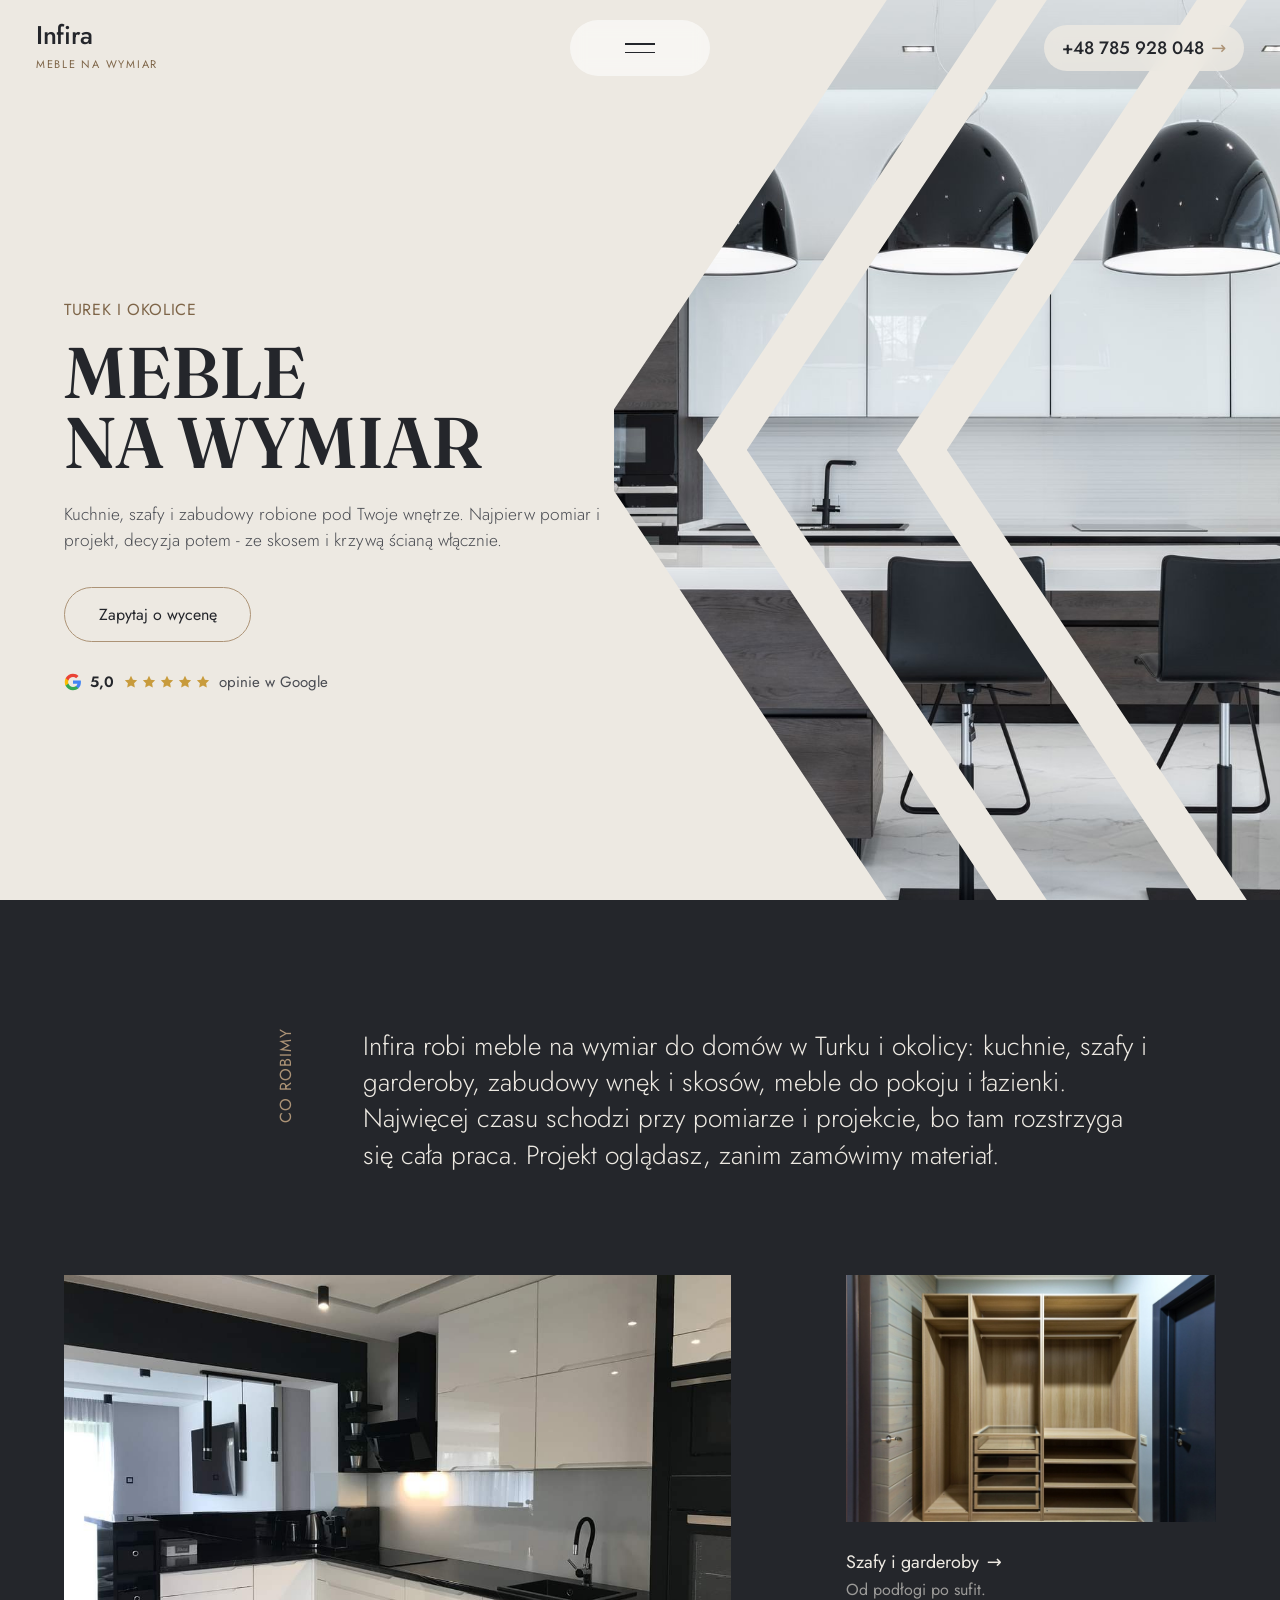
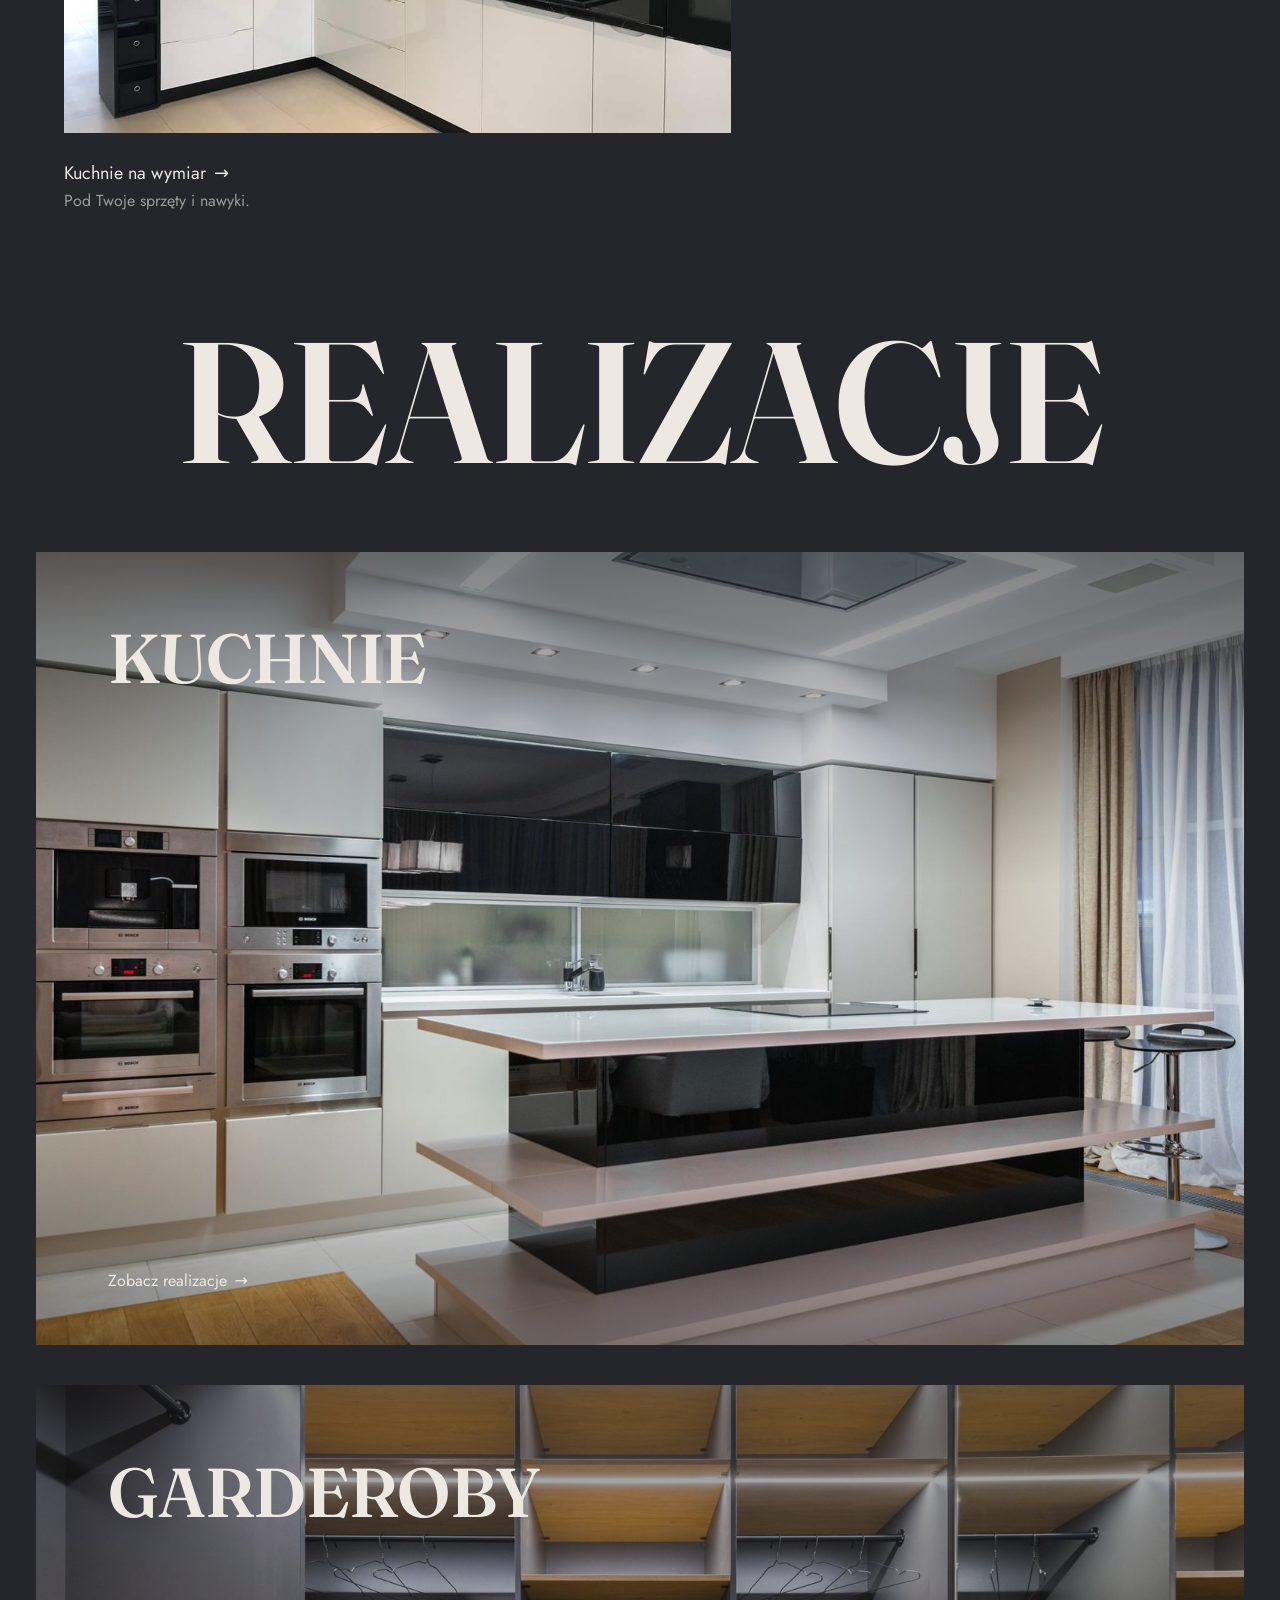
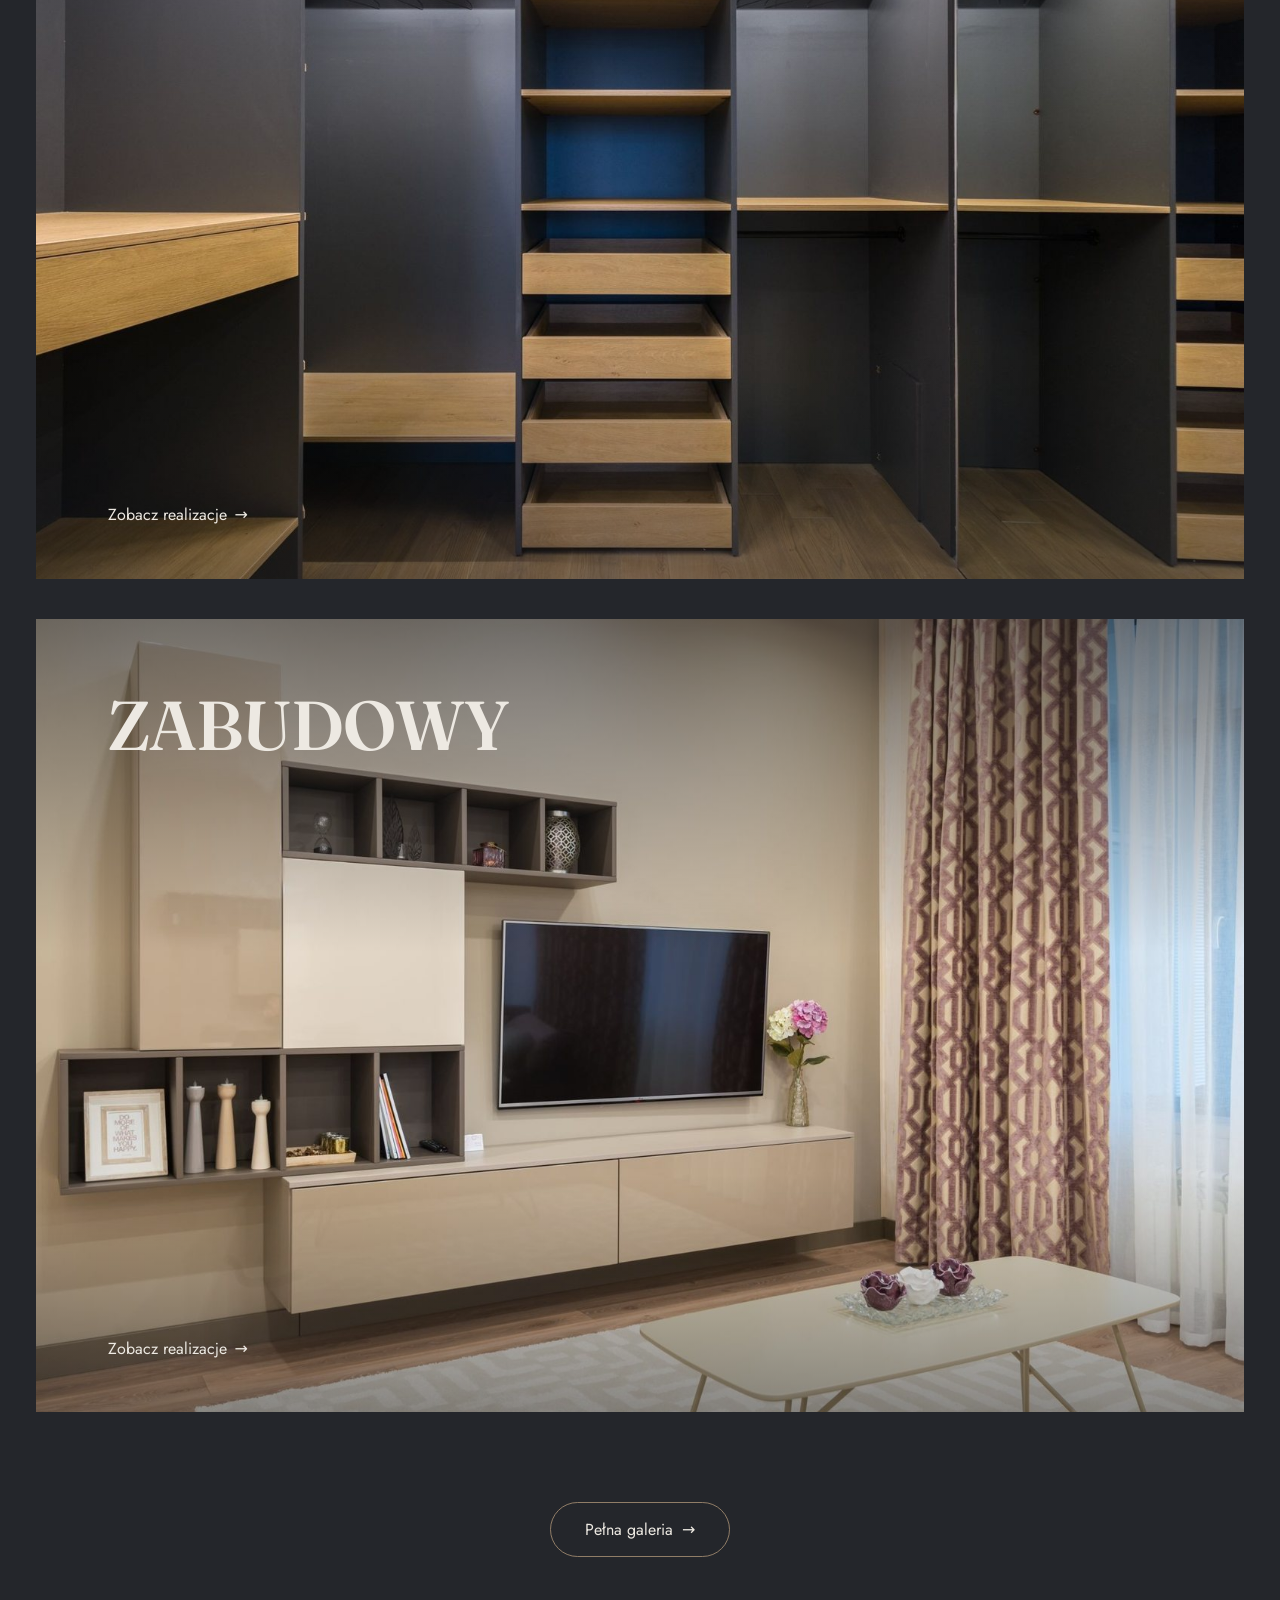
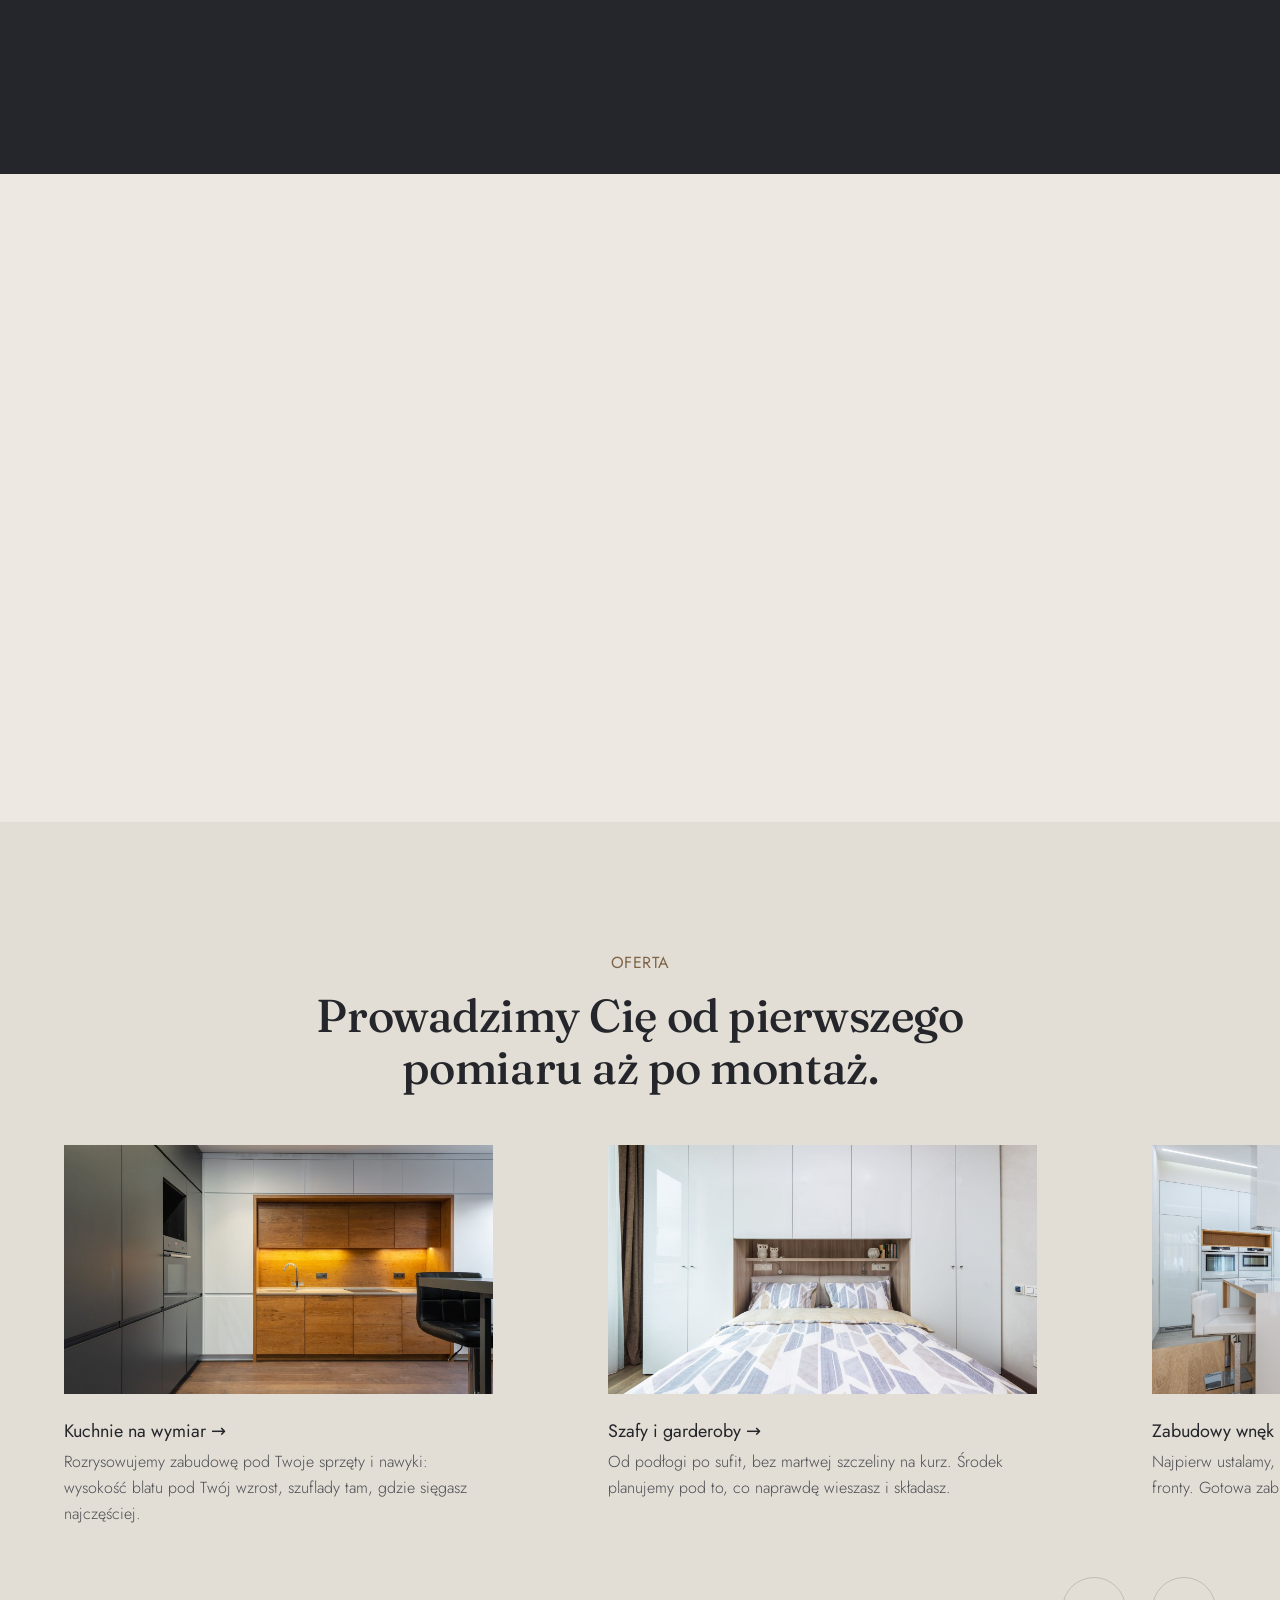
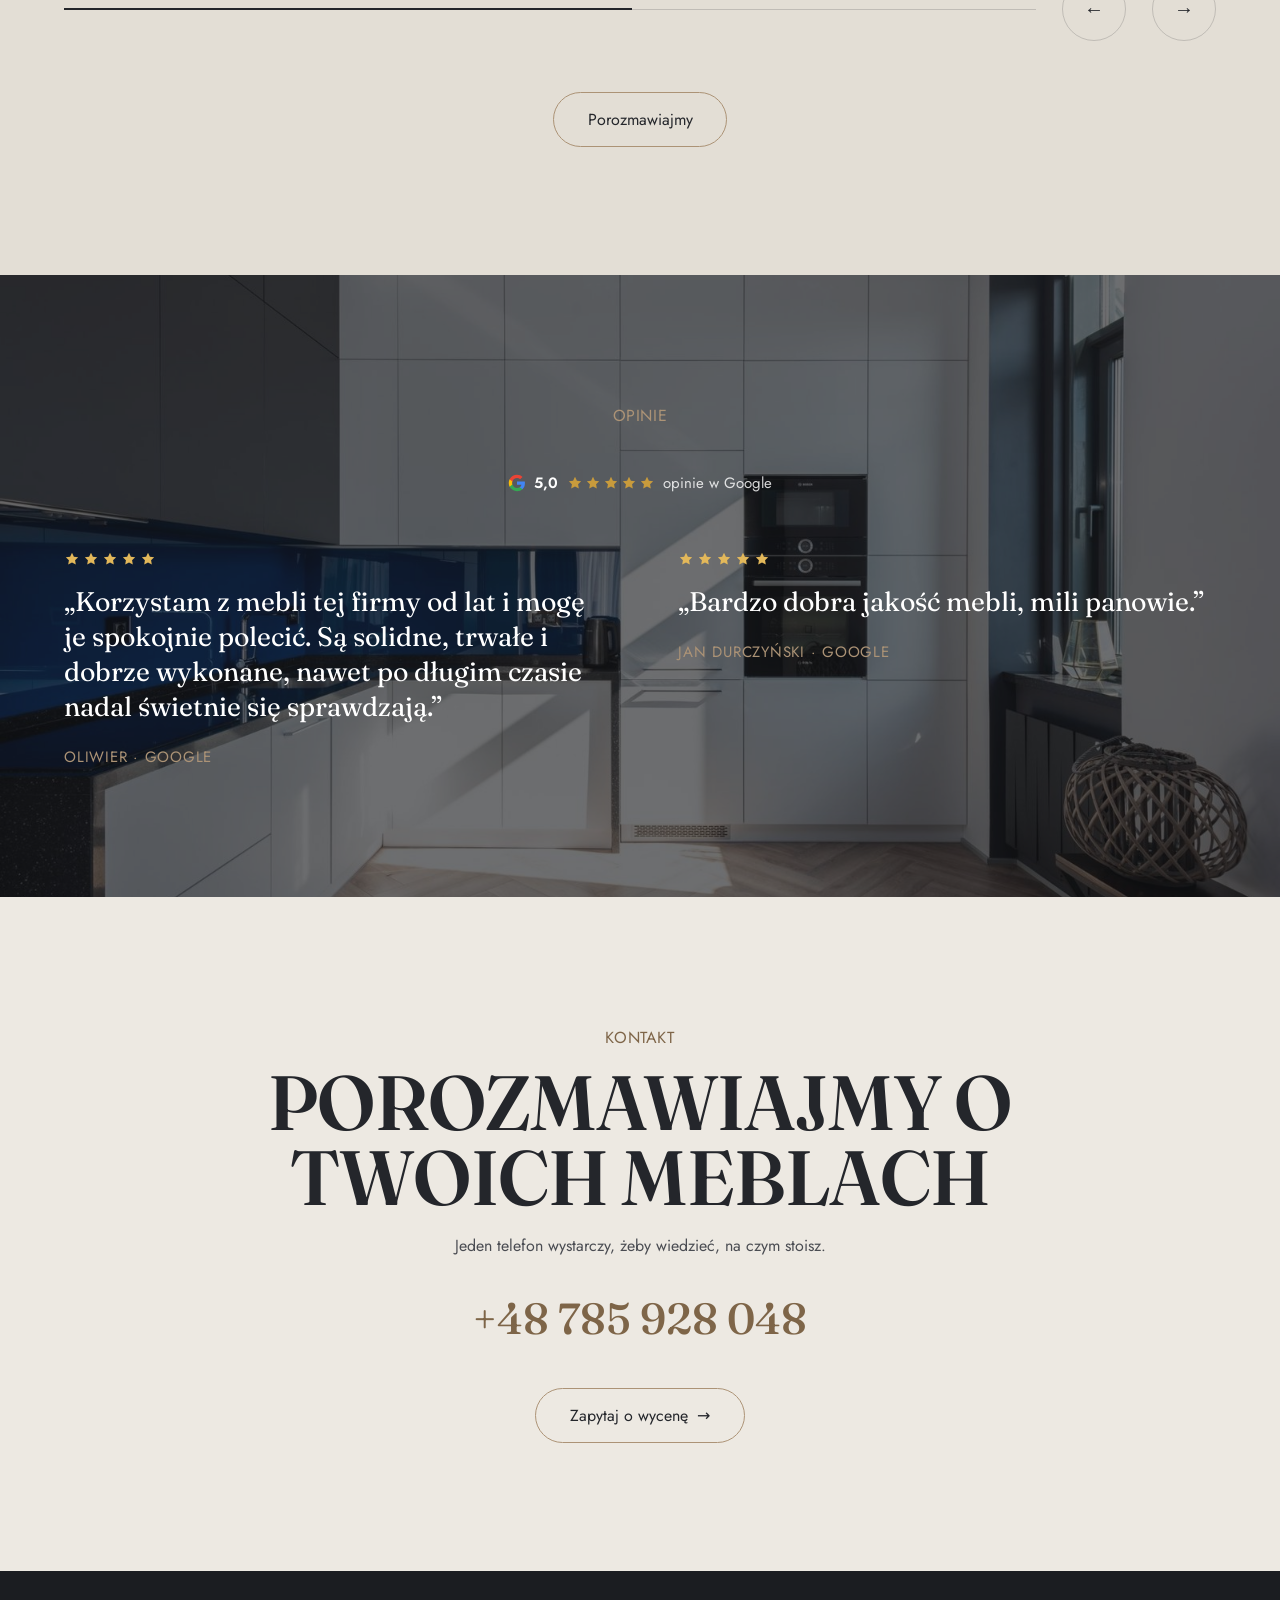
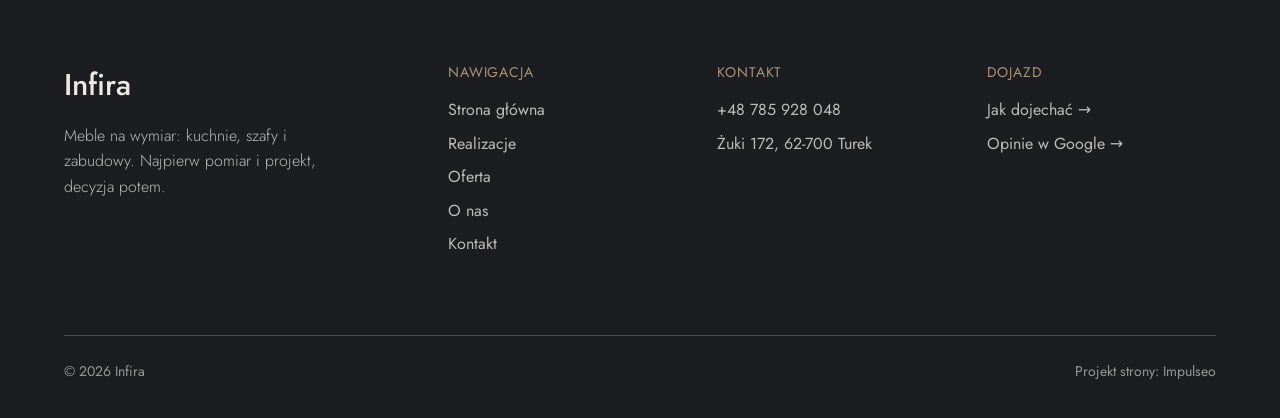
<file: index.html>
<!DOCTYPE html>
<html lang="pl">
<head>
<meta charset="UTF-8">
<meta name="viewport" content="width=device-width, initial-scale=1.0">
<title>Infira - meble na wymiar, kuchnie i szafy</title>
<meta name="description" content="Meble na wymiar w Turku: kuchnie, szafy i zabudowy pod Twoje wnętrze. Od pomiaru po montaż, Żuki koło Turku. Zadzwoń: +48 785 928 048.">
<link rel="canonical" href="https://impulseo-pl.github.io/infira/">
<meta name="robots" content="noindex, nofollow">
<meta name="theme-color" content="#EDE9E2">
<meta property="og:type" content="website">
<meta property="og:locale" content="pl_PL">
<meta property="og:site_name" content="Infira">
<meta property="og:title" content="Infira - meble na wymiar, kuchnie i szafy">
<meta property="og:description" content="Meble na wymiar w Turku: kuchnie, szafy i zabudowy pod Twoje wnętrze. Od pomiaru po montaż, Żuki koło Turku. Zadzwoń: +48 785 928 048.">
<meta property="og:url" content="https://impulseo-pl.github.io/infira/">
<meta property="og:image" content="https://impulseo-pl.github.io/infira/img/og.jpg">
<meta property="og:image:width" content="1200">
<meta property="og:image:height" content="630">
<meta name="twitter:card" content="summary_large_image">
<script type="application/ld+json">{"@context": "https://schema.org", "@type": "HomeAndConstructionBusiness", "name": "Infira", "url": "https://impulseo-pl.github.io/infira/", "telephone": "+48785928048", "image": "https://impulseo-pl.github.io/infira/img/og.jpg", "address": {"@type": "PostalAddress", "streetAddress": "Żuki 172", "postalCode": "62-700", "addressLocality": "Turek", "addressCountry": "PL"}, "areaServed": "Turek"}</script>
<link rel="preconnect" href="https://fonts.googleapis.com">
<link rel="preconnect" href="https://fonts.gstatic.com" crossorigin>
<link href="https://fonts.googleapis.com/css2?family=Fraunces:opsz,wght@9..144,400;9..144,500;9..144,600&family=Jost:wght@300;400;500&display=swap" rel="stylesheet">
<link rel="stylesheet" href="assets/styles.css?v=kw1">
</head>
<body>

<header class="nav">
  <div class="nav-inner">
    <a class="brand" href="index.html"><span><span class="name">Infira</span><span class="sub">Meble na wymiar</span></span></a>
    <button class="menu-pill" aria-label="Menu" aria-expanded="false" aria-controls="menu"><span></span><span></span></button>
    <a class="nav-phone" href="tel:+48785928048" aria-label="Zadzwoń: +48 785 928 048"><span class="num">+48 785 928 048</span> <span class="arr">→</span><svg class="ph-ico" width="18" height="18" viewBox="0 0 24 24" aria-hidden="true"><path d="M6.6 10.8a15.5 15.5 0 0 0 6.6 6.6l2.2-2.2a1 1 0 0 1 1-.24 11.4 11.4 0 0 0 3.6.58 1 1 0 0 1 1 1V20a1 1 0 0 1-1 1A17 17 0 0 1 3 4a1 1 0 0 1 1-1h3.5a1 1 0 0 1 1 1c0 1.25.2 2.46.58 3.6a1 1 0 0 1-.25 1l-2.23 2.2Z" fill="currentColor"/></svg></a>
  </div>
</header>
<div class="menu" id="menu">
  <div class="menu-inner">
    <nav class="menu-links"><a href="index.html" aria-current="page">Strona główna</a><a href="realizacje.html">Realizacje</a><a href="oferta.html">Oferta</a><a href="o-nas.html">O nas</a><a href="kontakt.html">Kontakt</a></nav>
    <div class="menu-side">
      <div><h4>Telefon</h4><a href="tel:+48785928048">+48 785 928 048</a></div>
      <div><h4>Pracownia</h4><span>Żuki 172, 62-700 Turek</span></div>
      <div><a class="btn light" href="kontakt.html">Zapytaj o wycenę <span class="arr">→</span></a></div>
    </div>
  </div>
</div>

<main>
<section class="hero">
  <div class="hero-copy">
    <span class="eyebrow">Turek i okolice</span>
    <h1>Meble<br>na wymiar</h1>
    <p class="lead">Kuchnie, szafy i zabudowy robione pod Twoje wnętrze. Najpierw pomiar i projekt, decyzja potem - ze skosem i krzywą ścianą włącznie.</p>
    <div class="btn-row"><a class="btn" href="kontakt.html">Zapytaj o wycenę</a></div>
    <a class="g-line" href="https://maps.google.com/?cid=2498842589369251021" target="_blank" rel="noopener"><svg viewBox="0 0 24 24" width="18" height="18" aria-hidden="true"><path fill="#4285F4" d="M22.56 12.25c0-.78-.07-1.53-.2-2.25H12v4.26h5.92c-.26 1.37-1.04 2.53-2.21 3.31v2.77h3.57c2.08-1.92 3.28-4.74 3.28-8.09z"/><path fill="#34A853" d="M12 23c2.97 0 5.46-.98 7.28-2.66l-3.57-2.77c-.98.66-2.23 1.06-3.71 1.06-2.86 0-5.29-1.93-6.16-4.53H2.18v2.84C3.99 20.53 7.7 23 12 23z"/><path fill="#FBBC05" d="M5.84 14.09c-.22-.66-.35-1.36-.35-2.09s.13-1.43.35-2.09V7.07H2.18C1.43 8.55 1 10.22 1 12s.43 3.45 1.18 4.93l2.85-2.22.81-.62z"/><path fill="#EA4335" d="M12 5.38c1.62 0 3.06.56 4.21 1.64l3.15-3.15C17.45 2.09 14.97 1 12 1 7.7 1 3.99 3.47 2.18 7.07l3.66 2.84c.87-2.6 3.3-4.53 6.16-4.53z"/></svg><b>5,0</b><span class="stars"><svg width="16" height="16" viewBox="0 0 24 24" aria-hidden="true"><path d="M12 2.8l2.85 5.8 6.4.93-4.63 4.5 1.1 6.37L12 17.4l-5.72 3 1.1-6.37-4.63-4.5 6.4-.93L12 2.8Z" fill="currentColor"/></svg><svg width="16" height="16" viewBox="0 0 24 24" aria-hidden="true"><path d="M12 2.8l2.85 5.8 6.4.93-4.63 4.5 1.1 6.37L12 17.4l-5.72 3 1.1-6.37-4.63-4.5 6.4-.93L12 2.8Z" fill="currentColor"/></svg><svg width="16" height="16" viewBox="0 0 24 24" aria-hidden="true"><path d="M12 2.8l2.85 5.8 6.4.93-4.63 4.5 1.1 6.37L12 17.4l-5.72 3 1.1-6.37-4.63-4.5 6.4-.93L12 2.8Z" fill="currentColor"/></svg><svg width="16" height="16" viewBox="0 0 24 24" aria-hidden="true"><path d="M12 2.8l2.85 5.8 6.4.93-4.63 4.5 1.1 6.37L12 17.4l-5.72 3 1.1-6.37-4.63-4.5 6.4-.93L12 2.8Z" fill="currentColor"/></svg><svg width="16" height="16" viewBox="0 0 24 24" aria-hidden="true"><path d="M12 2.8l2.85 5.8 6.4.93-4.63 4.5 1.1 6.37L12 17.4l-5.72 3 1.1-6.37-4.63-4.5 6.4-.93L12 2.8Z" fill="currentColor"/></svg></span><span>opinie w Google</span></a>
  </div>
  <div class="shard"><svg viewBox="0 0 720 900" preserveAspectRatio="xMidYMid slice" role="img" aria-label="Infira - nowoczesna kuchnia na wymiar"><clipPath id="cl-hero"><polygon points="0,450 300,0 410,0 110,450 410,900 300,900"/><polygon points="160,450 460,0 610,0 310,450 610,900 460,900"/><polygon points="360,450 660,0 900,0 900,900 660,900"/></clipPath><image href="img/hero.jpg" x="0" y="0" width="720" height="900" preserveAspectRatio="xMidYMid slice" clip-path="url(#cl-hero)"/></svg></div>
</section>

<section class="on-dark sec">
  <div class="wrap">
    <div class="intro rv">
      <span class="vlabel">Co robimy</span>
      <p class="intro-txt">Infira robi meble na wymiar do domów w Turku i okolicy: kuchnie, szafy i garderoby, zabudowy wnęk i skosów, meble do pokoju i łazienki. Najwięcej czasu schodzi przy pomiarze i projekcie, bo tam rozstrzyga się cała praca. Projekt oglądasz, zanim zamówimy materiał.</p>
    </div>
    <div class="pair">
      <a class="pc rv" href="oferta.html"><div class="pc-img"><img src="img/g1.jpg" alt="Biało-czarna kuchnia na wymiar Infira" loading="lazy" decoding="async" width="1080" height="810"></div><div class="pc-t">Kuchnie na wymiar <span class="arr">→</span></div><div class="pc-s">Pod Twoje sprzęty i nawyki.</div></a>
      <a class="pc rv" href="oferta.html"><div class="pc-img"><img src="img/about.jpg" alt="Szafa na wymiar z szufladami" loading="lazy" decoding="async" width="1600" height="1068"></div><div class="pc-t">Szafy i garderoby <span class="arr">→</span></div><div class="pc-s">Od podłogi po sufit.</div></a>
    </div>
  </div>
  <div class="giant rv" aria-hidden="true">Realizacje</div>
  <div class="works">
    <a class="work rv" href="realizacje.html"><img src="img/g10.jpg" alt="Kuchnia z wyspą na wymiar" loading="lazy" decoding="async" width="1600" height="1068"><h3>Kuchnie</h3><span class="wk-more">Zobacz realizacje <span class="arr">→</span></span></a>
    <a class="work rv" href="realizacje.html"><img src="img/g5.jpg" alt="Garderoba z oświetleniem i szufladami" loading="lazy" decoding="async" width="1600" height="1067"><h3>Garderoby</h3><span class="wk-more">Zobacz realizacje <span class="arr">→</span></span></a>
    <a class="work rv" href="realizacje.html"><img src="img/g8.jpg" alt="Zabudowa ściany RTV w salonie" loading="lazy" decoding="async" width="1600" height="1068"><h3>Zabudowy</h3><span class="wk-more">Zobacz realizacje <span class="arr">→</span></span></a>
  </div>
  <div class="center sec-s"><a class="btn" href="realizacje.html">Pełna galeria <span class="arr">→</span></a></div>
</section>

<section class="stopklatka" aria-hidden="true"><div class="stk-bg" style="background-image:url(img/g7.jpg)"></div></section>

<section class="sec stone-2">
  <div class="wrap center sv-head rv">
    <span class="eyebrow">Oferta</span>
    <h2>Prowadzimy Cię od pierwszego pomiaru aż po montaż.</h2>
  </div>
  <div class="slider rv">
    <div class="slides"><a class="slide" href="oferta.html"><img src="img/g12.jpg" alt="Kuchnie na wymiar" loading="lazy" decoding="async" width="1600" height="1068"><h3>Kuchnie na wymiar <span class="arr">→</span></h3><p>Rozrysowujemy zabudowę pod Twoje sprzęty i nawyki: wysokość blatu pod Twój wzrost, szuflady tam, gdzie sięgasz najczęściej.</p></a><a class="slide" href="oferta.html"><img src="img/g4.jpg" alt="Szafy i garderoby" loading="lazy" decoding="async" width="1600" height="1068"><h3>Szafy i garderoby <span class="arr">→</span></h3><p>Od podłogi po sufit, bez martwej szczeliny na kurz. Środek planujemy pod to, co naprawdę wieszasz i składasz.</p></a><a class="slide" href="oferta.html"><img src="img/g13.jpg" alt="Zabudowy wnęk i skosów" loading="lazy" decoding="async" width="1600" height="1068"><h3>Zabudowy wnęk i skosów <span class="arr">→</span></h3><p>Najpierw ustalamy, co ma się zmieścić, dopiero potem rysujemy fronty. Gotowa zabudowa wygląda jak fragment ściany.</p></a><a class="slide" href="oferta.html"><img src="img/g14.jpg" alt="Meble pokojowe i łazienkowe" loading="lazy" decoding="async" width="1600" height="1147"><h3>Meble pokojowe i łazienkowe <span class="arr">→</span></h3><p>Szafka RTV pod jedną ścianę, biurko we wnękę, szafki łazienkowe z płyt odpornych na parę i wodę.</p></a></div>
    <div class="sl-ctrl"><div class="sl-bar"><i></i></div><button class="sl-btn sl-prev" aria-label="Poprzednie">←</button><button class="sl-btn sl-next" aria-label="Następne">→</button></div>
  </div>
  <div class="center" style="margin-top:clamp(40px,4vw,70px)"><a class="btn" href="kontakt.html">Porozmawiajmy</a></div>
</section>

<section class="kudos sec">
  <div class="kudos-bg" style="background-image:url(img/g3.jpg)"></div>
  <div class="wrap center rv">
    <span class="eyebrow light">Opinie</span>
    <a class="g-line" href="https://maps.google.com/?cid=2498842589369251021" target="_blank" rel="noopener"><svg viewBox="0 0 24 24" width="18" height="18" aria-hidden="true"><path fill="#4285F4" d="M22.56 12.25c0-.78-.07-1.53-.2-2.25H12v4.26h5.92c-.26 1.37-1.04 2.53-2.21 3.31v2.77h3.57c2.08-1.92 3.28-4.74 3.28-8.09z"/><path fill="#34A853" d="M12 23c2.97 0 5.46-.98 7.28-2.66l-3.57-2.77c-.98.66-2.23 1.06-3.71 1.06-2.86 0-5.29-1.93-6.16-4.53H2.18v2.84C3.99 20.53 7.7 23 12 23z"/><path fill="#FBBC05" d="M5.84 14.09c-.22-.66-.35-1.36-.35-2.09s.13-1.43.35-2.09V7.07H2.18C1.43 8.55 1 10.22 1 12s.43 3.45 1.18 4.93l2.85-2.22.81-.62z"/><path fill="#EA4335" d="M12 5.38c1.62 0 3.06.56 4.21 1.64l3.15-3.15C17.45 2.09 14.97 1 12 1 7.7 1 3.99 3.47 2.18 7.07l3.66 2.84c.87-2.6 3.3-4.53 6.16-4.53z"/></svg><b>5,0</b><span class="stars"><svg width="16" height="16" viewBox="0 0 24 24" aria-hidden="true"><path d="M12 2.8l2.85 5.8 6.4.93-4.63 4.5 1.1 6.37L12 17.4l-5.72 3 1.1-6.37-4.63-4.5 6.4-.93L12 2.8Z" fill="currentColor"/></svg><svg width="16" height="16" viewBox="0 0 24 24" aria-hidden="true"><path d="M12 2.8l2.85 5.8 6.4.93-4.63 4.5 1.1 6.37L12 17.4l-5.72 3 1.1-6.37-4.63-4.5 6.4-.93L12 2.8Z" fill="currentColor"/></svg><svg width="16" height="16" viewBox="0 0 24 24" aria-hidden="true"><path d="M12 2.8l2.85 5.8 6.4.93-4.63 4.5 1.1 6.37L12 17.4l-5.72 3 1.1-6.37-4.63-4.5 6.4-.93L12 2.8Z" fill="currentColor"/></svg><svg width="16" height="16" viewBox="0 0 24 24" aria-hidden="true"><path d="M12 2.8l2.85 5.8 6.4.93-4.63 4.5 1.1 6.37L12 17.4l-5.72 3 1.1-6.37-4.63-4.5 6.4-.93L12 2.8Z" fill="currentColor"/></svg><svg width="16" height="16" viewBox="0 0 24 24" aria-hidden="true"><path d="M12 2.8l2.85 5.8 6.4.93-4.63 4.5 1.1 6.37L12 17.4l-5.72 3 1.1-6.37-4.63-4.5 6.4-.93L12 2.8Z" fill="currentColor"/></svg></span><span>opinie w Google</span></a>
  </div>
  <div class="wrap"><div class="kd-list"><figure class="kd rv"><div class="kd-stars"><svg width="16" height="16" viewBox="0 0 24 24" aria-hidden="true"><path d="M12 2.8l2.85 5.8 6.4.93-4.63 4.5 1.1 6.37L12 17.4l-5.72 3 1.1-6.37-4.63-4.5 6.4-.93L12 2.8Z" fill="currentColor"/></svg><svg width="16" height="16" viewBox="0 0 24 24" aria-hidden="true"><path d="M12 2.8l2.85 5.8 6.4.93-4.63 4.5 1.1 6.37L12 17.4l-5.72 3 1.1-6.37-4.63-4.5 6.4-.93L12 2.8Z" fill="currentColor"/></svg><svg width="16" height="16" viewBox="0 0 24 24" aria-hidden="true"><path d="M12 2.8l2.85 5.8 6.4.93-4.63 4.5 1.1 6.37L12 17.4l-5.72 3 1.1-6.37-4.63-4.5 6.4-.93L12 2.8Z" fill="currentColor"/></svg><svg width="16" height="16" viewBox="0 0 24 24" aria-hidden="true"><path d="M12 2.8l2.85 5.8 6.4.93-4.63 4.5 1.1 6.37L12 17.4l-5.72 3 1.1-6.37-4.63-4.5 6.4-.93L12 2.8Z" fill="currentColor"/></svg><svg width="16" height="16" viewBox="0 0 24 24" aria-hidden="true"><path d="M12 2.8l2.85 5.8 6.4.93-4.63 4.5 1.1 6.37L12 17.4l-5.72 3 1.1-6.37-4.63-4.5 6.4-.93L12 2.8Z" fill="currentColor"/></svg></div><blockquote>„Korzystam z mebli tej firmy od lat i mogę je spokojnie polecić. Są solidne, trwałe i dobrze wykonane, nawet po długim czasie nadal świetnie się sprawdzają.”</blockquote><figcaption>Oliwier · Google</figcaption></figure><figure class="kd rv"><div class="kd-stars"><svg width="16" height="16" viewBox="0 0 24 24" aria-hidden="true"><path d="M12 2.8l2.85 5.8 6.4.93-4.63 4.5 1.1 6.37L12 17.4l-5.72 3 1.1-6.37-4.63-4.5 6.4-.93L12 2.8Z" fill="currentColor"/></svg><svg width="16" height="16" viewBox="0 0 24 24" aria-hidden="true"><path d="M12 2.8l2.85 5.8 6.4.93-4.63 4.5 1.1 6.37L12 17.4l-5.72 3 1.1-6.37-4.63-4.5 6.4-.93L12 2.8Z" fill="currentColor"/></svg><svg width="16" height="16" viewBox="0 0 24 24" aria-hidden="true"><path d="M12 2.8l2.85 5.8 6.4.93-4.63 4.5 1.1 6.37L12 17.4l-5.72 3 1.1-6.37-4.63-4.5 6.4-.93L12 2.8Z" fill="currentColor"/></svg><svg width="16" height="16" viewBox="0 0 24 24" aria-hidden="true"><path d="M12 2.8l2.85 5.8 6.4.93-4.63 4.5 1.1 6.37L12 17.4l-5.72 3 1.1-6.37-4.63-4.5 6.4-.93L12 2.8Z" fill="currentColor"/></svg><svg width="16" height="16" viewBox="0 0 24 24" aria-hidden="true"><path d="M12 2.8l2.85 5.8 6.4.93-4.63 4.5 1.1 6.37L12 17.4l-5.72 3 1.1-6.37-4.63-4.5 6.4-.93L12 2.8Z" fill="currentColor"/></svg></div><blockquote>„Bardzo dobra jakość mebli, mili panowie.”</blockquote><figcaption>Jan Durczyński · Google</figcaption></figure></div></div>
</section>

<section class="talk sec">
  <div class="wrap rv">
    <span class="eyebrow">Kontakt</span>
    <h2>Porozmawiajmy o Twoich meblach</h2>
    <p class="muted" style="margin-top:18px">Jeden telefon wystarczy, żeby wiedzieć, na czym stoisz.</p>
    <a class="tel" href="tel:+48785928048">+48 785 928 048</a>
    <div class="btn-row" style="justify-content:center"><a class="btn" href="kontakt.html">Zapytaj o wycenę <span class="arr">→</span></a></div>
  </div>
</section>
</main>

<footer>
  <div class="wrap">
    <div class="foot">
      <div>
        <div class="name">Infira</div>
        <p>Meble na wymiar: kuchnie, szafy i zabudowy. Najpierw pomiar i projekt, decyzja potem.</p>
      </div>
      <div><h4>Nawigacja</h4><a href="index.html">Strona główna</a><a href="realizacje.html">Realizacje</a><a href="oferta.html">Oferta</a><a href="o-nas.html">O nas</a><a href="kontakt.html">Kontakt</a></div>
      <div><h4>Kontakt</h4><a href="tel:+48785928048">+48 785 928 048</a><span>Żuki 172, 62-700 Turek</span></div>
      <div><h4>Dojazd</h4><a href="https://maps.google.com/?cid=2498842589369251021" target="_blank" rel="noopener">Jak dojechać →</a><a href="https://maps.google.com/?cid=2498842589369251021" target="_blank" rel="noopener">Opinie w Google →</a></div>
    </div>
    <div class="foot-bot">
      <span>© 2026 Infira</span>
      <span>Projekt strony: <a class="foot-credit" href="https://impulseo.pl" target="_blank" rel="noopener">Impulseo</a></span>
    </div>
  </div>
</footer>
<div class="sticky-reserve"><a class="sr-book" href="kontakt.html">Zapytaj o wycenę</a><a class="sr-call" href="tel:+48785928048" aria-label="Zadzwoń"><svg width="16" height="16" viewBox="0 0 24 24" fill="none" aria-hidden="true"><path d="M6.6 10.8a15.5 15.5 0 0 0 6.6 6.6l2.2-2.2a1 1 0 0 1 1-.24 11.4 11.4 0 0 0 3.6.58 1 1 0 0 1 1 1V20a1 1 0 0 1-1 1A17 17 0 0 1 3 4a1 1 0 0 1 1-1h3.5a1 1 0 0 1 1 1c0 1.25.2 2.46.58 3.6a1 1 0 0 1-.25 1l-2.23 2.2Z" fill="currentColor"/></svg></a></div>
<div class="demo-wazne" data-do="2026-11-03" data-cykl="3" hidden><svg class="dw-ico" width="13" height="13" viewBox="0 0 24 24" fill="none" aria-hidden="true"><circle cx="12" cy="12" r="8.6" stroke="currentColor" stroke-width="1.8"/><path d="M12 7.2V12l3.3 2" stroke="currentColor" stroke-width="1.8" stroke-linecap="round"/></svg><span class="dw-txt"></span></div>

<script src="assets/app.js?v=kw1"></script>
</body>
</html>
</file>
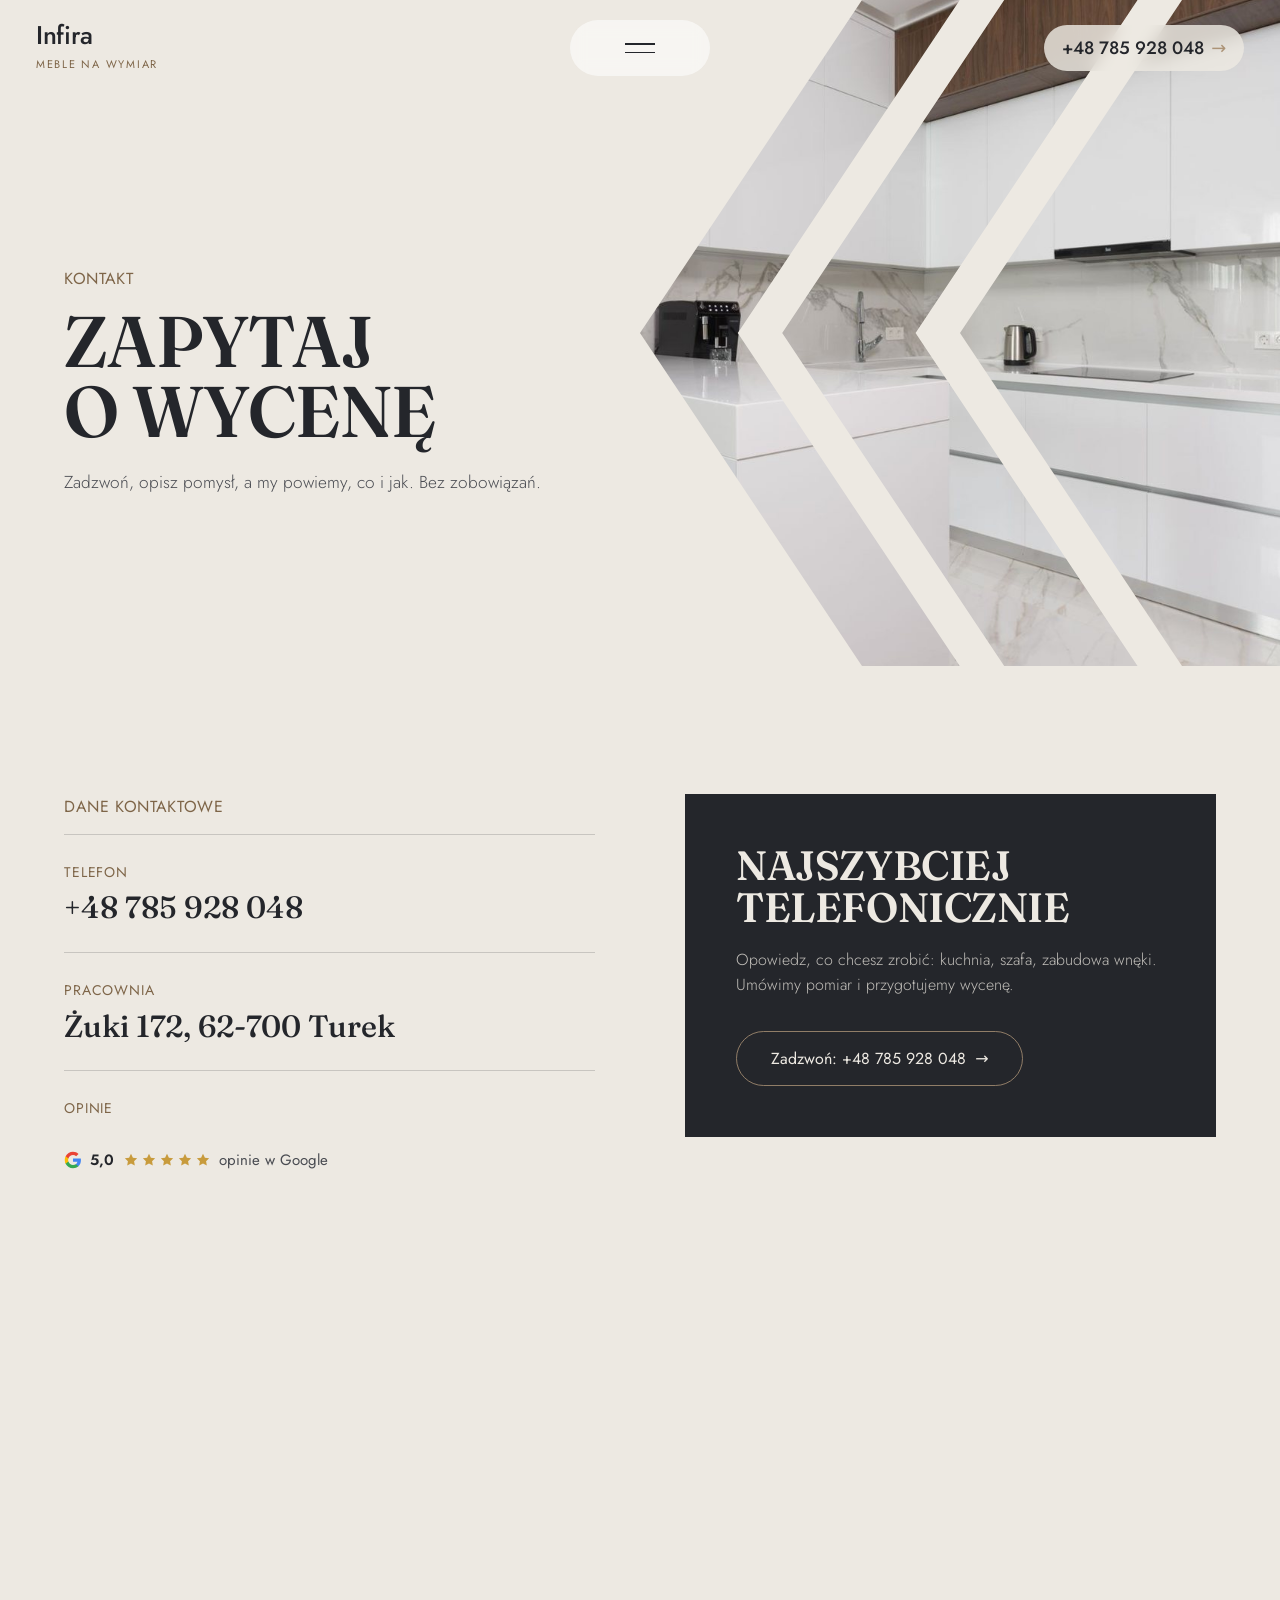
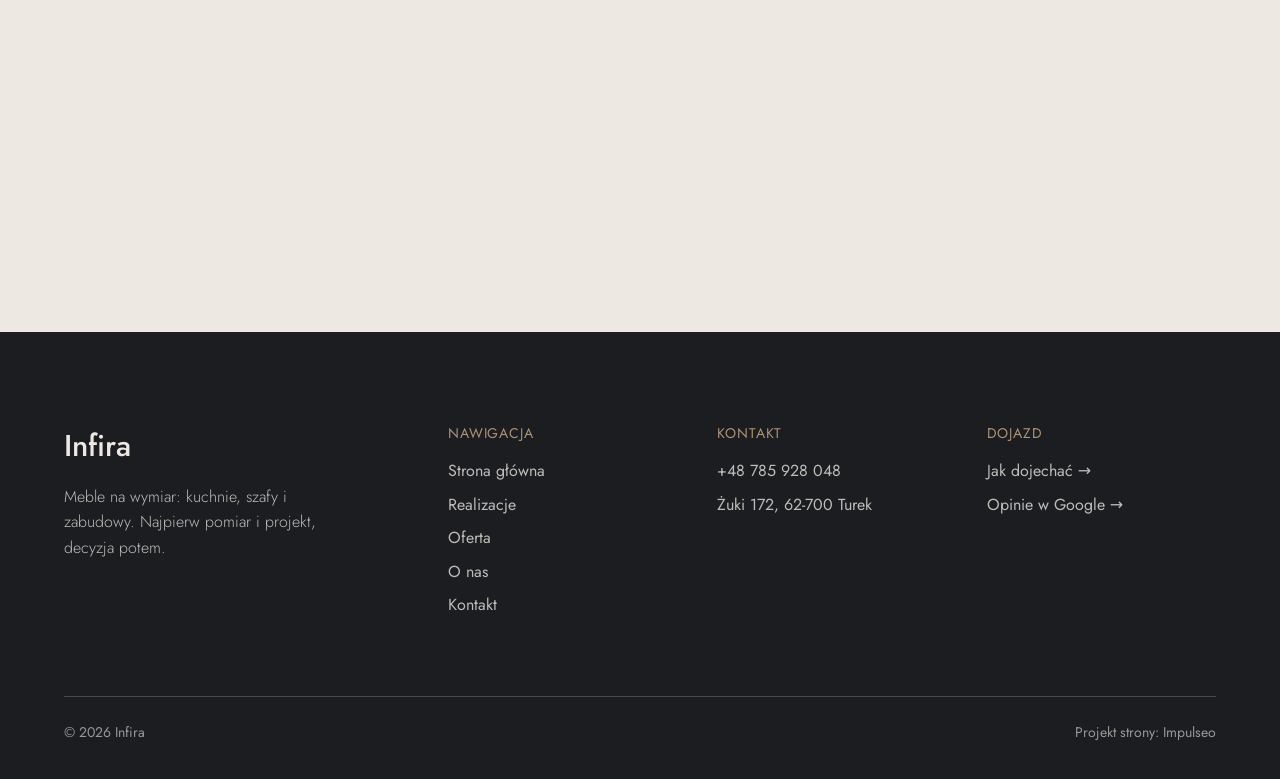
<file: kontakt.html>
<!DOCTYPE html>
<html lang="pl">
<head>
<meta charset="UTF-8">
<meta name="viewport" content="width=device-width, initial-scale=1.0">
<title>Kontakt - Infira meble na wymiar</title>
<meta name="description" content="Meble na wymiar w Turku: kuchnie, szafy i zabudowy pod Twoje wnętrze. Od pomiaru po montaż, Żuki koło Turku. Zadzwoń: +48 785 928 048.">
<link rel="canonical" href="https://impulseo-pl.github.io/infira/kontakt.html">
<meta name="robots" content="noindex, nofollow">
<meta name="theme-color" content="#EDE9E2">
<meta property="og:type" content="website">
<meta property="og:locale" content="pl_PL">
<meta property="og:site_name" content="Infira">
<meta property="og:title" content="Kontakt - Infira meble na wymiar">
<meta property="og:description" content="Meble na wymiar w Turku: kuchnie, szafy i zabudowy pod Twoje wnętrze. Od pomiaru po montaż, Żuki koło Turku. Zadzwoń: +48 785 928 048.">
<meta property="og:url" content="https://impulseo-pl.github.io/infira/kontakt.html">
<meta property="og:image" content="https://impulseo-pl.github.io/infira/img/og.jpg">
<meta property="og:image:width" content="1200">
<meta property="og:image:height" content="630">
<meta name="twitter:card" content="summary_large_image">
<script type="application/ld+json">{"@context": "https://schema.org", "@type": "HomeAndConstructionBusiness", "name": "Infira", "url": "https://impulseo-pl.github.io/infira/", "telephone": "+48785928048", "image": "https://impulseo-pl.github.io/infira/img/og.jpg", "address": {"@type": "PostalAddress", "streetAddress": "Żuki 172", "postalCode": "62-700", "addressLocality": "Turek", "addressCountry": "PL"}, "areaServed": "Turek"}</script>
<link rel="preconnect" href="https://fonts.googleapis.com">
<link rel="preconnect" href="https://fonts.gstatic.com" crossorigin>
<link href="https://fonts.googleapis.com/css2?family=Fraunces:opsz,wght@9..144,400;9..144,500;9..144,600&family=Jost:wght@300;400;500&display=swap" rel="stylesheet">
<link rel="stylesheet" href="assets/styles.css?v=kw1">
</head>
<body>

<header class="nav">
  <div class="nav-inner">
    <a class="brand" href="index.html"><span><span class="name">Infira</span><span class="sub">Meble na wymiar</span></span></a>
    <button class="menu-pill" aria-label="Menu" aria-expanded="false" aria-controls="menu"><span></span><span></span></button>
    <a class="nav-phone" href="tel:+48785928048" aria-label="Zadzwoń: +48 785 928 048"><span class="num">+48 785 928 048</span> <span class="arr">→</span><svg class="ph-ico" width="18" height="18" viewBox="0 0 24 24" aria-hidden="true"><path d="M6.6 10.8a15.5 15.5 0 0 0 6.6 6.6l2.2-2.2a1 1 0 0 1 1-.24 11.4 11.4 0 0 0 3.6.58 1 1 0 0 1 1 1V20a1 1 0 0 1-1 1A17 17 0 0 1 3 4a1 1 0 0 1 1-1h3.5a1 1 0 0 1 1 1c0 1.25.2 2.46.58 3.6a1 1 0 0 1-.25 1l-2.23 2.2Z" fill="currentColor"/></svg></a>
  </div>
</header>
<div class="menu" id="menu">
  <div class="menu-inner">
    <nav class="menu-links"><a href="index.html">Strona główna</a><a href="realizacje.html">Realizacje</a><a href="oferta.html">Oferta</a><a href="o-nas.html">O nas</a><a href="kontakt.html" aria-current="page">Kontakt</a></nav>
    <div class="menu-side">
      <div><h4>Telefon</h4><a href="tel:+48785928048">+48 785 928 048</a></div>
      <div><h4>Pracownia</h4><span>Żuki 172, 62-700 Turek</span></div>
      <div><a class="btn light" href="kontakt.html">Zapytaj o wycenę <span class="arr">→</span></a></div>
    </div>
  </div>
</div>
<main>
<section class="pagehead">
  <div class="hero-copy">
    <span class="eyebrow">Kontakt</span>
    <h1>Zapytaj o wycenę</h1>
    <p class="lead">Zadzwoń, opisz pomysł, a my powiemy, co i jak. Bez zobowiązań.</p>
  </div>
  <div class="shard"><svg viewBox="0 0 720 900" preserveAspectRatio="xMidYMid slice" role="img" aria-label="Infira - Zapytaj o wycenę"><clipPath id="cl-ph"><polygon points="0,450 300,0 410,0 110,450 410,900 300,900"/><polygon points="160,450 460,0 610,0 310,450 610,900 460,900"/><polygon points="360,450 660,0 900,0 900,900 660,900"/></clipPath><image href="img/g6.jpg" x="0" y="0" width="720" height="900" preserveAspectRatio="xMidYMid slice" clip-path="url(#cl-ph)"/></svg></div>
</section>

<section class="sec">
  <div class="wrap contact">
    <div class="rv">
      <span class="eyebrow">Dane kontaktowe</span>
      <div class="c-row"><div class="lbl">Telefon</div><a class="val" href="tel:+48785928048">+48 785 928 048</a></div>
      <div class="c-row"><div class="lbl">Pracownia</div><span class="val">Żuki 172, 62-700 Turek</span></div>
      <div class="c-row"><div class="lbl">Opinie</div><a class="g-line" href="https://maps.google.com/?cid=2498842589369251021" target="_blank" rel="noopener"><svg viewBox="0 0 24 24" width="18" height="18" aria-hidden="true"><path fill="#4285F4" d="M22.56 12.25c0-.78-.07-1.53-.2-2.25H12v4.26h5.92c-.26 1.37-1.04 2.53-2.21 3.31v2.77h3.57c2.08-1.92 3.28-4.74 3.28-8.09z"/><path fill="#34A853" d="M12 23c2.97 0 5.46-.98 7.28-2.66l-3.57-2.77c-.98.66-2.23 1.06-3.71 1.06-2.86 0-5.29-1.93-6.16-4.53H2.18v2.84C3.99 20.53 7.7 23 12 23z"/><path fill="#FBBC05" d="M5.84 14.09c-.22-.66-.35-1.36-.35-2.09s.13-1.43.35-2.09V7.07H2.18C1.43 8.55 1 10.22 1 12s.43 3.45 1.18 4.93l2.85-2.22.81-.62z"/><path fill="#EA4335" d="M12 5.38c1.62 0 3.06.56 4.21 1.64l3.15-3.15C17.45 2.09 14.97 1 12 1 7.7 1 3.99 3.47 2.18 7.07l3.66 2.84c.87-2.6 3.3-4.53 6.16-4.53z"/></svg><b>5,0</b><span class="stars"><svg width="16" height="16" viewBox="0 0 24 24" aria-hidden="true"><path d="M12 2.8l2.85 5.8 6.4.93-4.63 4.5 1.1 6.37L12 17.4l-5.72 3 1.1-6.37-4.63-4.5 6.4-.93L12 2.8Z" fill="currentColor"/></svg><svg width="16" height="16" viewBox="0 0 24 24" aria-hidden="true"><path d="M12 2.8l2.85 5.8 6.4.93-4.63 4.5 1.1 6.37L12 17.4l-5.72 3 1.1-6.37-4.63-4.5 6.4-.93L12 2.8Z" fill="currentColor"/></svg><svg width="16" height="16" viewBox="0 0 24 24" aria-hidden="true"><path d="M12 2.8l2.85 5.8 6.4.93-4.63 4.5 1.1 6.37L12 17.4l-5.72 3 1.1-6.37-4.63-4.5 6.4-.93L12 2.8Z" fill="currentColor"/></svg><svg width="16" height="16" viewBox="0 0 24 24" aria-hidden="true"><path d="M12 2.8l2.85 5.8 6.4.93-4.63 4.5 1.1 6.37L12 17.4l-5.72 3 1.1-6.37-4.63-4.5 6.4-.93L12 2.8Z" fill="currentColor"/></svg><svg width="16" height="16" viewBox="0 0 24 24" aria-hidden="true"><path d="M12 2.8l2.85 5.8 6.4.93-4.63 4.5 1.1 6.37L12 17.4l-5.72 3 1.1-6.37-4.63-4.5 6.4-.93L12 2.8Z" fill="currentColor"/></svg></span><span>opinie w Google</span></a></div>
    </div>
    <div class="c-box rv">
      <h2>Najszybciej telefonicznie</h2>
      <p>Opowiedz, co chcesz zrobić: kuchnia, szafa, zabudowa wnęki. Umówimy pomiar i przygotujemy wycenę.</p>
      <div class="btn-row"><a class="btn light" href="tel:+48785928048">Zadzwoń: +48 785 928 048 <span class="arr">→</span></a></div>
    </div>
  </div>
</section>
<section style="padding:0 clamp(16px,2.8vw,40px) clamp(60px,7vw,110px)">
  <iframe class="map rv" title="Infira - Turek" src="https://maps.google.com/maps?q=51.9948935%2C18.5459539&z=15&output=embed" loading="lazy" referrerpolicy="no-referrer-when-downgrade"></iframe>
</section>
</main>

<footer>
  <div class="wrap">
    <div class="foot">
      <div>
        <div class="name">Infira</div>
        <p>Meble na wymiar: kuchnie, szafy i zabudowy. Najpierw pomiar i projekt, decyzja potem.</p>
      </div>
      <div><h4>Nawigacja</h4><a href="index.html">Strona główna</a><a href="realizacje.html">Realizacje</a><a href="oferta.html">Oferta</a><a href="o-nas.html">O nas</a><a href="kontakt.html">Kontakt</a></div>
      <div><h4>Kontakt</h4><a href="tel:+48785928048">+48 785 928 048</a><span>Żuki 172, 62-700 Turek</span></div>
      <div><h4>Dojazd</h4><a href="https://maps.google.com/?cid=2498842589369251021" target="_blank" rel="noopener">Jak dojechać →</a><a href="https://maps.google.com/?cid=2498842589369251021" target="_blank" rel="noopener">Opinie w Google →</a></div>
    </div>
    <div class="foot-bot">
      <span>© 2026 Infira</span>
      <span>Projekt strony: <a class="foot-credit" href="https://impulseo.pl" target="_blank" rel="noopener">Impulseo</a></span>
    </div>
  </div>
</footer>
<div class="sticky-reserve"><a class="sr-book" href="kontakt.html">Zapytaj o wycenę</a><a class="sr-call" href="tel:+48785928048" aria-label="Zadzwoń"><svg width="16" height="16" viewBox="0 0 24 24" fill="none" aria-hidden="true"><path d="M6.6 10.8a15.5 15.5 0 0 0 6.6 6.6l2.2-2.2a1 1 0 0 1 1-.24 11.4 11.4 0 0 0 3.6.58 1 1 0 0 1 1 1V20a1 1 0 0 1-1 1A17 17 0 0 1 3 4a1 1 0 0 1 1-1h3.5a1 1 0 0 1 1 1c0 1.25.2 2.46.58 3.6a1 1 0 0 1-.25 1l-2.23 2.2Z" fill="currentColor"/></svg></a></div>
<div class="demo-wazne" data-do="2026-11-03" data-cykl="3" hidden><svg class="dw-ico" width="13" height="13" viewBox="0 0 24 24" fill="none" aria-hidden="true"><circle cx="12" cy="12" r="8.6" stroke="currentColor" stroke-width="1.8"/><path d="M12 7.2V12l3.3 2" stroke="currentColor" stroke-width="1.8" stroke-linecap="round"/></svg><span class="dw-txt"></span></div>

<script src="assets/app.js?v=kw1"></script>
</body>
</html>
</file>
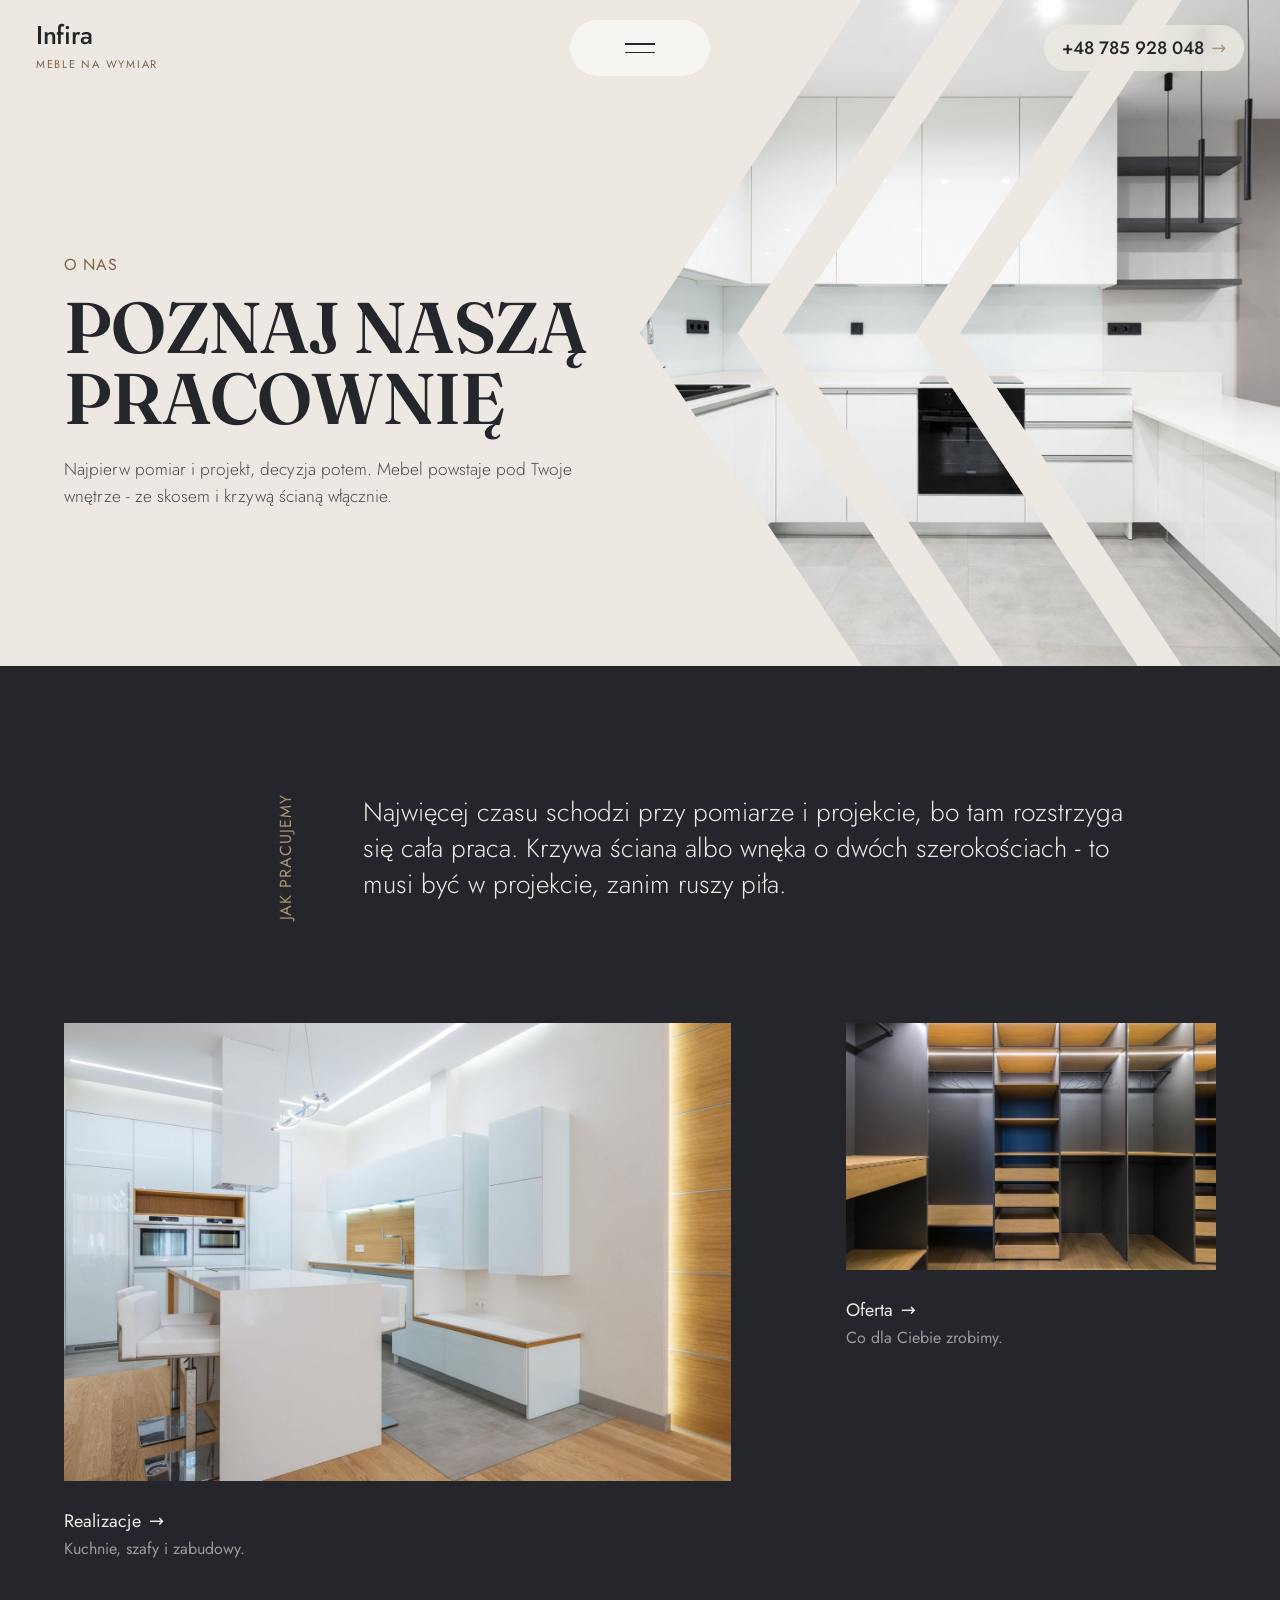
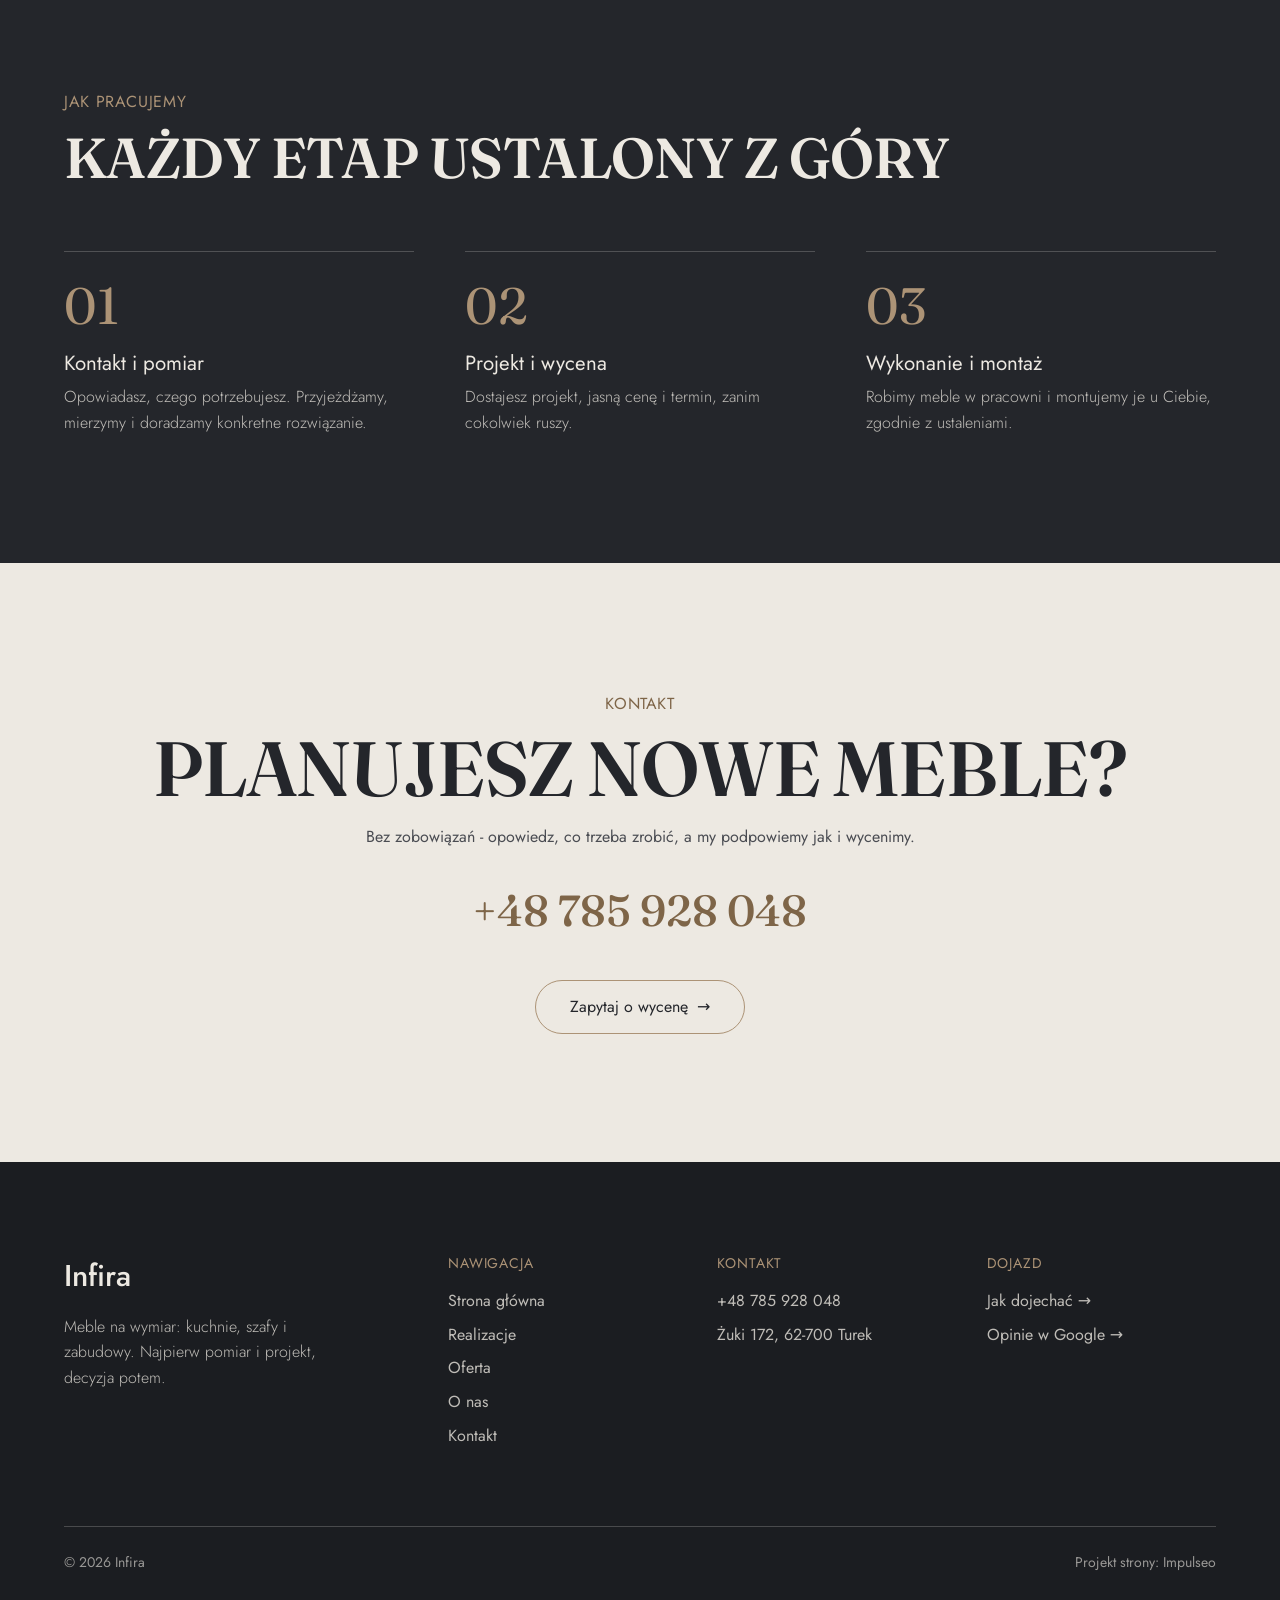
<file: o-nas.html>
<!DOCTYPE html>
<html lang="pl">
<head>
<meta charset="UTF-8">
<meta name="viewport" content="width=device-width, initial-scale=1.0">
<title>O nas - Infira meble na wymiar</title>
<meta name="description" content="Meble na wymiar w Turku: kuchnie, szafy i zabudowy pod Twoje wnętrze. Od pomiaru po montaż, Żuki koło Turku. Zadzwoń: +48 785 928 048.">
<link rel="canonical" href="https://impulseo-pl.github.io/infira/o-nas.html">
<meta name="robots" content="noindex, nofollow">
<meta name="theme-color" content="#EDE9E2">
<meta property="og:type" content="website">
<meta property="og:locale" content="pl_PL">
<meta property="og:site_name" content="Infira">
<meta property="og:title" content="O nas - Infira meble na wymiar">
<meta property="og:description" content="Meble na wymiar w Turku: kuchnie, szafy i zabudowy pod Twoje wnętrze. Od pomiaru po montaż, Żuki koło Turku. Zadzwoń: +48 785 928 048.">
<meta property="og:url" content="https://impulseo-pl.github.io/infira/o-nas.html">
<meta property="og:image" content="https://impulseo-pl.github.io/infira/img/og.jpg">
<meta property="og:image:width" content="1200">
<meta property="og:image:height" content="630">
<meta name="twitter:card" content="summary_large_image">
<script type="application/ld+json">{"@context": "https://schema.org", "@type": "HomeAndConstructionBusiness", "name": "Infira", "url": "https://impulseo-pl.github.io/infira/", "telephone": "+48785928048", "image": "https://impulseo-pl.github.io/infira/img/og.jpg", "address": {"@type": "PostalAddress", "streetAddress": "Żuki 172", "postalCode": "62-700", "addressLocality": "Turek", "addressCountry": "PL"}, "areaServed": "Turek"}</script>
<link rel="preconnect" href="https://fonts.googleapis.com">
<link rel="preconnect" href="https://fonts.gstatic.com" crossorigin>
<link href="https://fonts.googleapis.com/css2?family=Fraunces:opsz,wght@9..144,400;9..144,500;9..144,600&family=Jost:wght@300;400;500&display=swap" rel="stylesheet">
<link rel="stylesheet" href="assets/styles.css?v=kw1">
</head>
<body>

<header class="nav">
  <div class="nav-inner">
    <a class="brand" href="index.html"><span><span class="name">Infira</span><span class="sub">Meble na wymiar</span></span></a>
    <button class="menu-pill" aria-label="Menu" aria-expanded="false" aria-controls="menu"><span></span><span></span></button>
    <a class="nav-phone" href="tel:+48785928048" aria-label="Zadzwoń: +48 785 928 048"><span class="num">+48 785 928 048</span> <span class="arr">→</span><svg class="ph-ico" width="18" height="18" viewBox="0 0 24 24" aria-hidden="true"><path d="M6.6 10.8a15.5 15.5 0 0 0 6.6 6.6l2.2-2.2a1 1 0 0 1 1-.24 11.4 11.4 0 0 0 3.6.58 1 1 0 0 1 1 1V20a1 1 0 0 1-1 1A17 17 0 0 1 3 4a1 1 0 0 1 1-1h3.5a1 1 0 0 1 1 1c0 1.25.2 2.46.58 3.6a1 1 0 0 1-.25 1l-2.23 2.2Z" fill="currentColor"/></svg></a>
  </div>
</header>
<div class="menu" id="menu">
  <div class="menu-inner">
    <nav class="menu-links"><a href="index.html">Strona główna</a><a href="realizacje.html">Realizacje</a><a href="oferta.html">Oferta</a><a href="o-nas.html" aria-current="page">O nas</a><a href="kontakt.html">Kontakt</a></nav>
    <div class="menu-side">
      <div><h4>Telefon</h4><a href="tel:+48785928048">+48 785 928 048</a></div>
      <div><h4>Pracownia</h4><span>Żuki 172, 62-700 Turek</span></div>
      <div><a class="btn light" href="kontakt.html">Zapytaj o wycenę <span class="arr">→</span></a></div>
    </div>
  </div>
</div>
<main>
<section class="pagehead">
  <div class="hero-copy">
    <span class="eyebrow">O nas</span>
    <h1>Poznaj naszą pracownię</h1>
    <p class="lead">Najpierw pomiar i projekt, decyzja potem. Mebel powstaje pod Twoje wnętrze - ze skosem i krzywą ścianą włącznie.</p>
  </div>
  <div class="shard"><svg viewBox="0 0 720 900" preserveAspectRatio="xMidYMid slice" role="img" aria-label="Infira - Poznaj naszą pracownię"><clipPath id="cl-ph"><polygon points="0,450 300,0 410,0 110,450 410,900 300,900"/><polygon points="160,450 460,0 610,0 310,450 610,900 460,900"/><polygon points="360,450 660,0 900,0 900,900 660,900"/></clipPath><image href="img/g9.jpg" x="0" y="0" width="720" height="900" preserveAspectRatio="xMidYMid slice" clip-path="url(#cl-ph)"/></svg></div>
</section>

<section class="on-dark sec">
  <div class="wrap">
    <div class="intro rv">
      <span class="vlabel">Jak pracujemy</span>
      <p class="intro-txt">Najwięcej czasu schodzi przy pomiarze i projekcie, bo tam rozstrzyga się cała praca. Krzywa ściana albo wnęka o dwóch szerokościach - to musi być w projekcie, zanim ruszy piła.</p>
    </div>
    <div class="pair">
      <a class="pc rv" href="realizacje.html"><div class="pc-img"><img src="img/g13.jpg" alt="Kuchnia z zabudową na wymiar" loading="lazy" decoding="async" width="1600" height="1068"></div><div class="pc-t">Realizacje <span class="arr">→</span></div><div class="pc-s">Kuchnie, szafy i zabudowy.</div></a>
      <a class="pc rv" href="oferta.html"><div class="pc-img"><img src="img/g5.jpg" alt="Garderoba na wymiar" loading="lazy" decoding="async" width="1600" height="1067"></div><div class="pc-t">Oferta <span class="arr">→</span></div><div class="pc-s">Co dla Ciebie zrobimy.</div></a>
    </div>
  </div>
</section>
<section class="on-dark sec" style="padding-top:0">
  <div class="wrap">
    <span class="eyebrow">Jak pracujemy</span>
    <h2 class="sec-title rv">Każdy etap ustalony z góry</h2>
    <div class="steps"><div class="step rv"><div class="n">01</div><h3>Kontakt i pomiar</h3><p>Opowiadasz, czego potrzebujesz. Przyjeżdżamy, mierzymy i doradzamy konkretne rozwiązanie.</p></div><div class="step rv"><div class="n">02</div><h3>Projekt i wycena</h3><p>Dostajesz projekt, jasną cenę i termin, zanim cokolwiek ruszy.</p></div><div class="step rv"><div class="n">03</div><h3>Wykonanie i montaż</h3><p>Robimy meble w pracowni i montujemy je u Ciebie, zgodnie z ustaleniami.</p></div></div>
  </div>
</section>
<section class="talk sec">
  <div class="wrap rv">
    <span class="eyebrow">Kontakt</span>
    <h2>Planujesz nowe meble?</h2>
    <p class="muted" style="margin-top:18px">Bez zobowiązań - opowiedz, co trzeba zrobić, a my podpowiemy jak i wycenimy.</p>
    <a class="tel" href="tel:+48785928048">+48 785 928 048</a>
    <div class="btn-row" style="justify-content:center"><a class="btn" href="kontakt.html">Zapytaj o wycenę <span class="arr">→</span></a></div>
  </div>
</section>
</main>

<footer>
  <div class="wrap">
    <div class="foot">
      <div>
        <div class="name">Infira</div>
        <p>Meble na wymiar: kuchnie, szafy i zabudowy. Najpierw pomiar i projekt, decyzja potem.</p>
      </div>
      <div><h4>Nawigacja</h4><a href="index.html">Strona główna</a><a href="realizacje.html">Realizacje</a><a href="oferta.html">Oferta</a><a href="o-nas.html">O nas</a><a href="kontakt.html">Kontakt</a></div>
      <div><h4>Kontakt</h4><a href="tel:+48785928048">+48 785 928 048</a><span>Żuki 172, 62-700 Turek</span></div>
      <div><h4>Dojazd</h4><a href="https://maps.google.com/?cid=2498842589369251021" target="_blank" rel="noopener">Jak dojechać →</a><a href="https://maps.google.com/?cid=2498842589369251021" target="_blank" rel="noopener">Opinie w Google →</a></div>
    </div>
    <div class="foot-bot">
      <span>© 2026 Infira</span>
      <span>Projekt strony: <a class="foot-credit" href="https://impulseo.pl" target="_blank" rel="noopener">Impulseo</a></span>
    </div>
  </div>
</footer>
<div class="sticky-reserve"><a class="sr-book" href="kontakt.html">Zapytaj o wycenę</a><a class="sr-call" href="tel:+48785928048" aria-label="Zadzwoń"><svg width="16" height="16" viewBox="0 0 24 24" fill="none" aria-hidden="true"><path d="M6.6 10.8a15.5 15.5 0 0 0 6.6 6.6l2.2-2.2a1 1 0 0 1 1-.24 11.4 11.4 0 0 0 3.6.58 1 1 0 0 1 1 1V20a1 1 0 0 1-1 1A17 17 0 0 1 3 4a1 1 0 0 1 1-1h3.5a1 1 0 0 1 1 1c0 1.25.2 2.46.58 3.6a1 1 0 0 1-.25 1l-2.23 2.2Z" fill="currentColor"/></svg></a></div>
<div class="demo-wazne" data-do="2026-11-03" data-cykl="3" hidden><svg class="dw-ico" width="13" height="13" viewBox="0 0 24 24" fill="none" aria-hidden="true"><circle cx="12" cy="12" r="8.6" stroke="currentColor" stroke-width="1.8"/><path d="M12 7.2V12l3.3 2" stroke="currentColor" stroke-width="1.8" stroke-linecap="round"/></svg><span class="dw-txt"></span></div>

<script src="assets/app.js?v=kw1"></script>
</body>
</html>
</file>
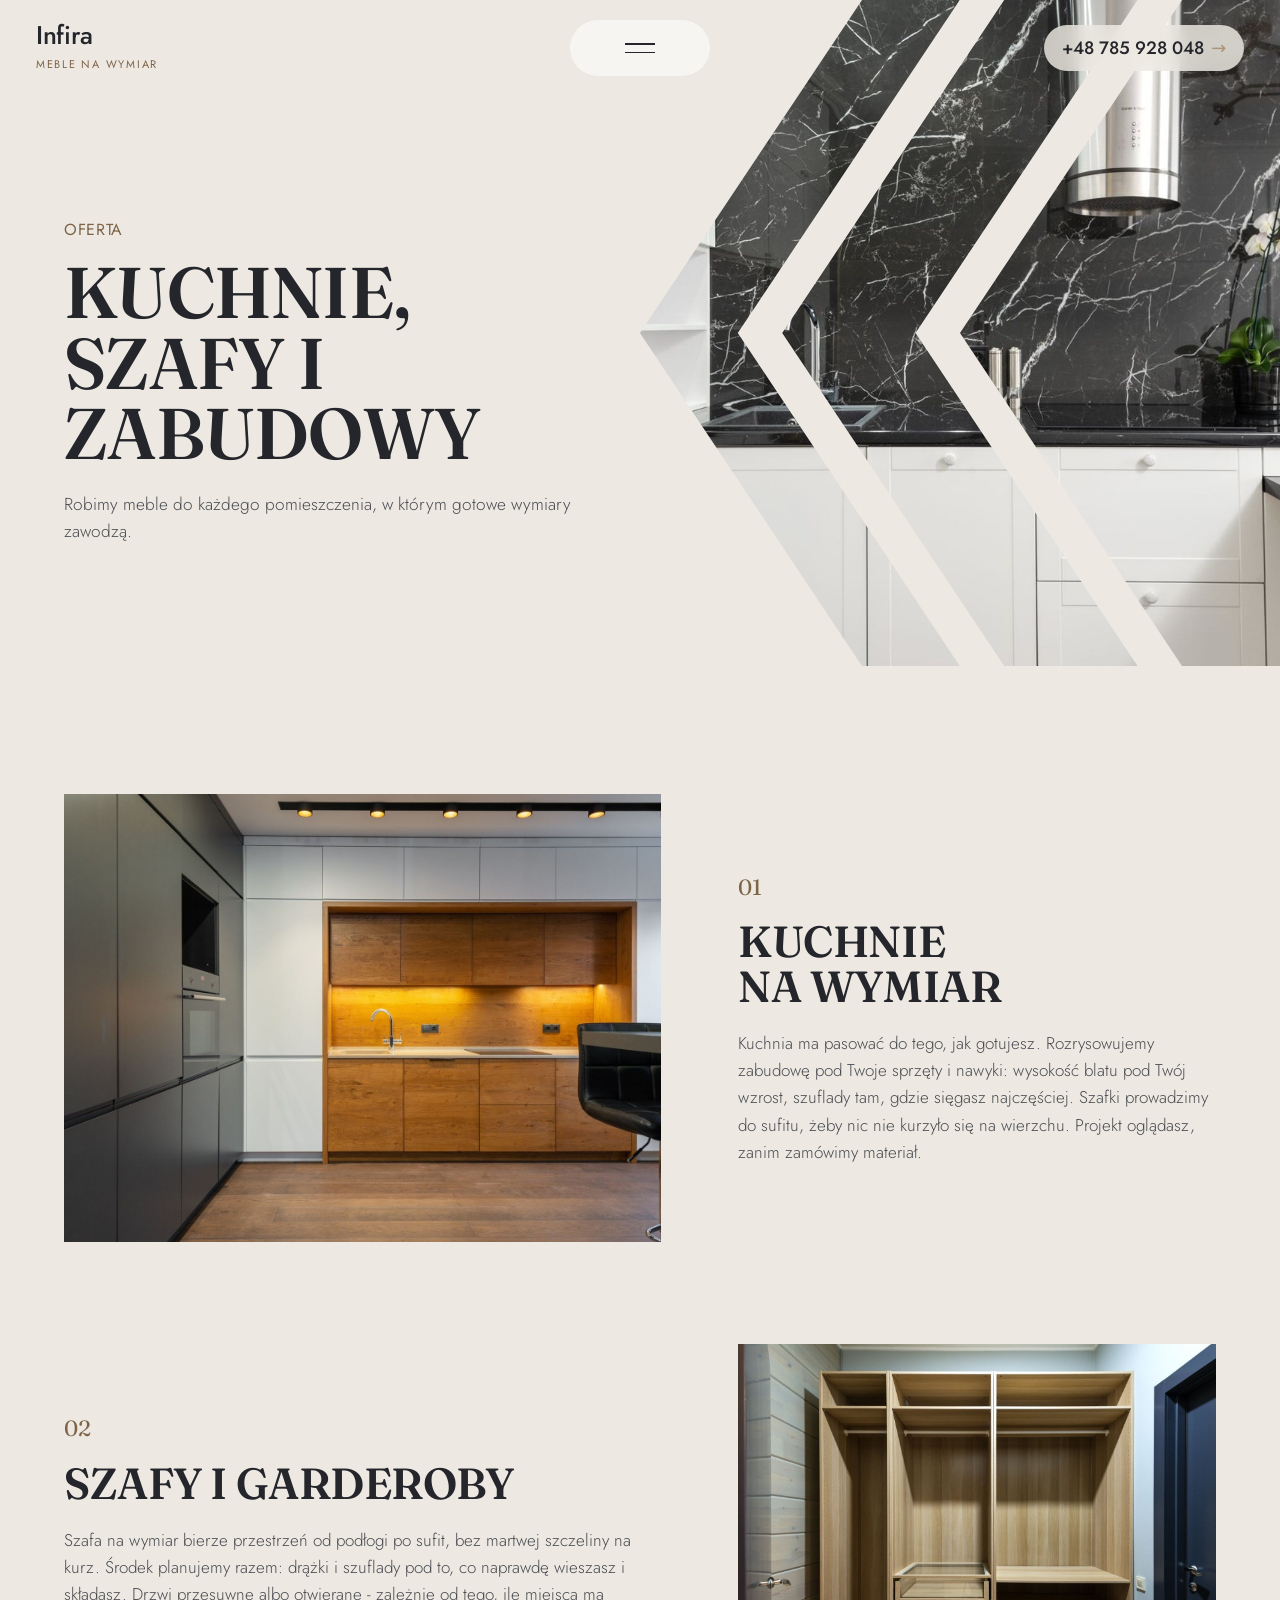
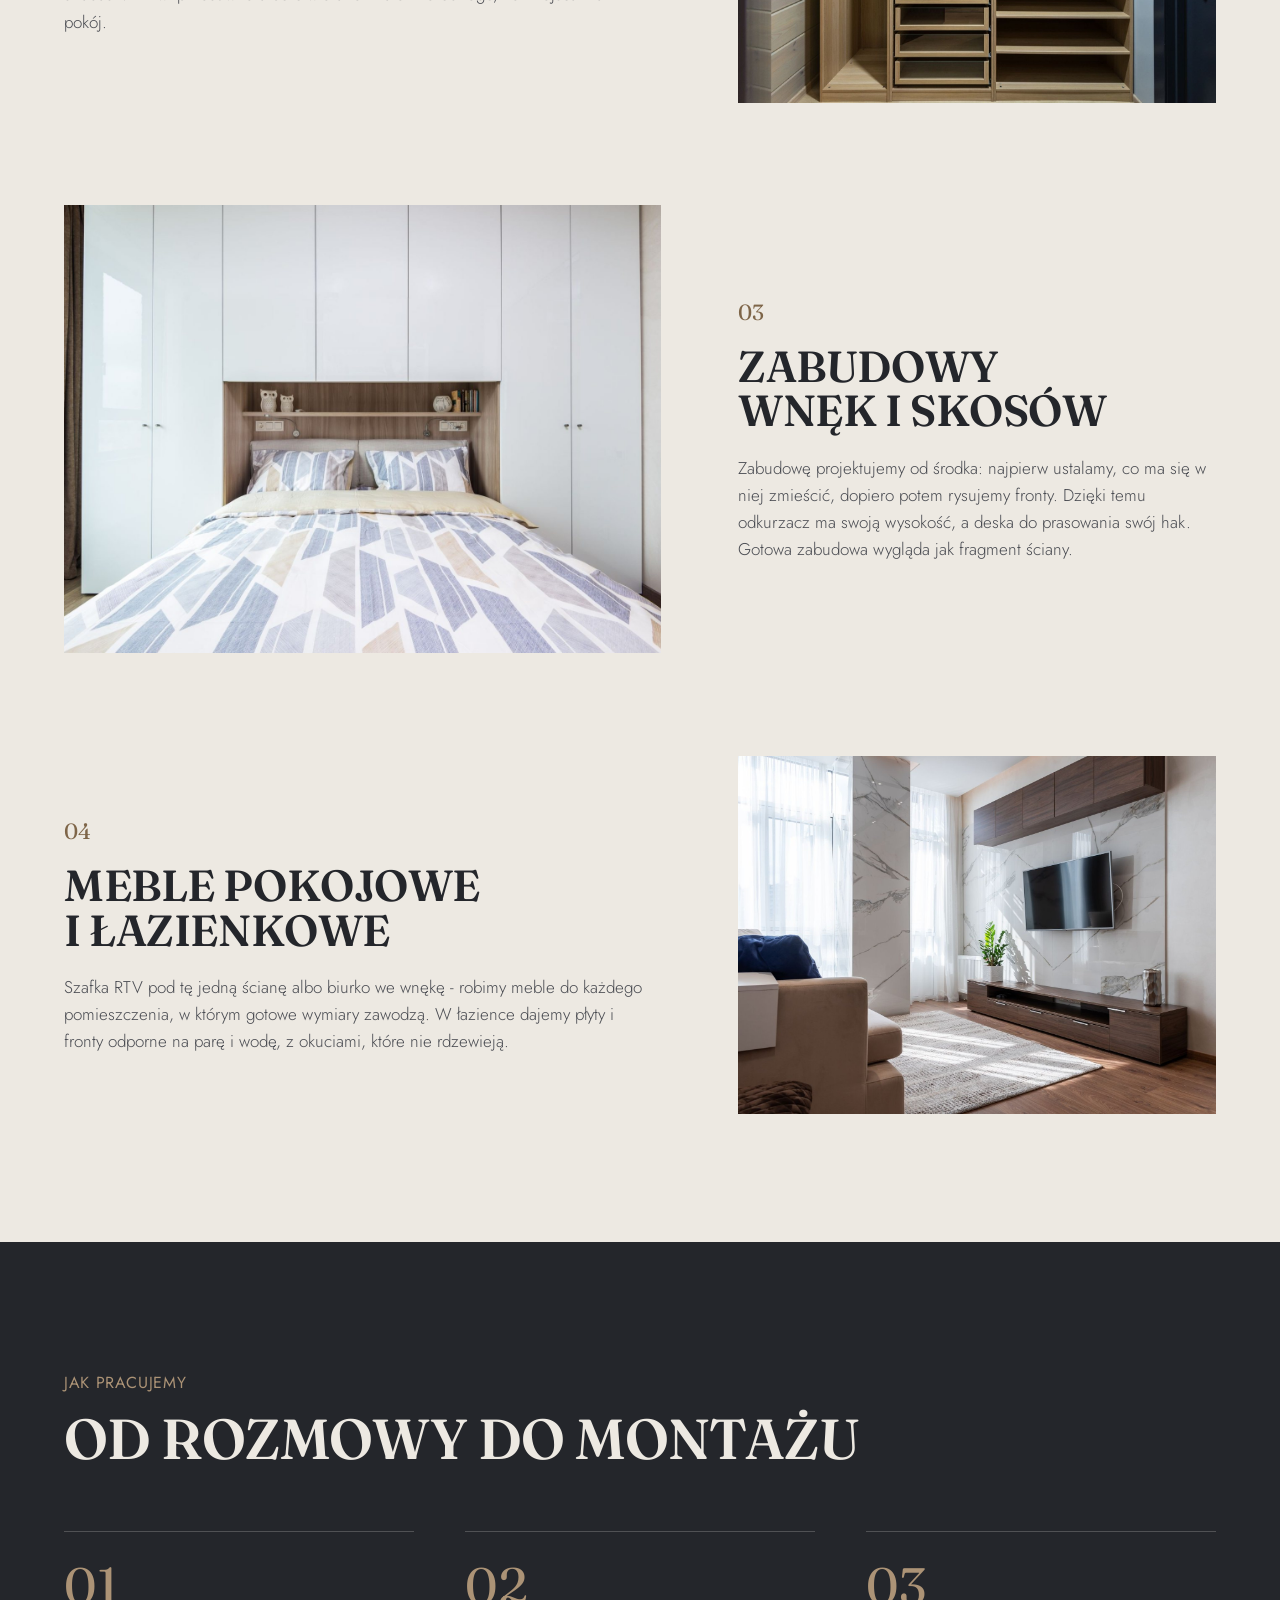
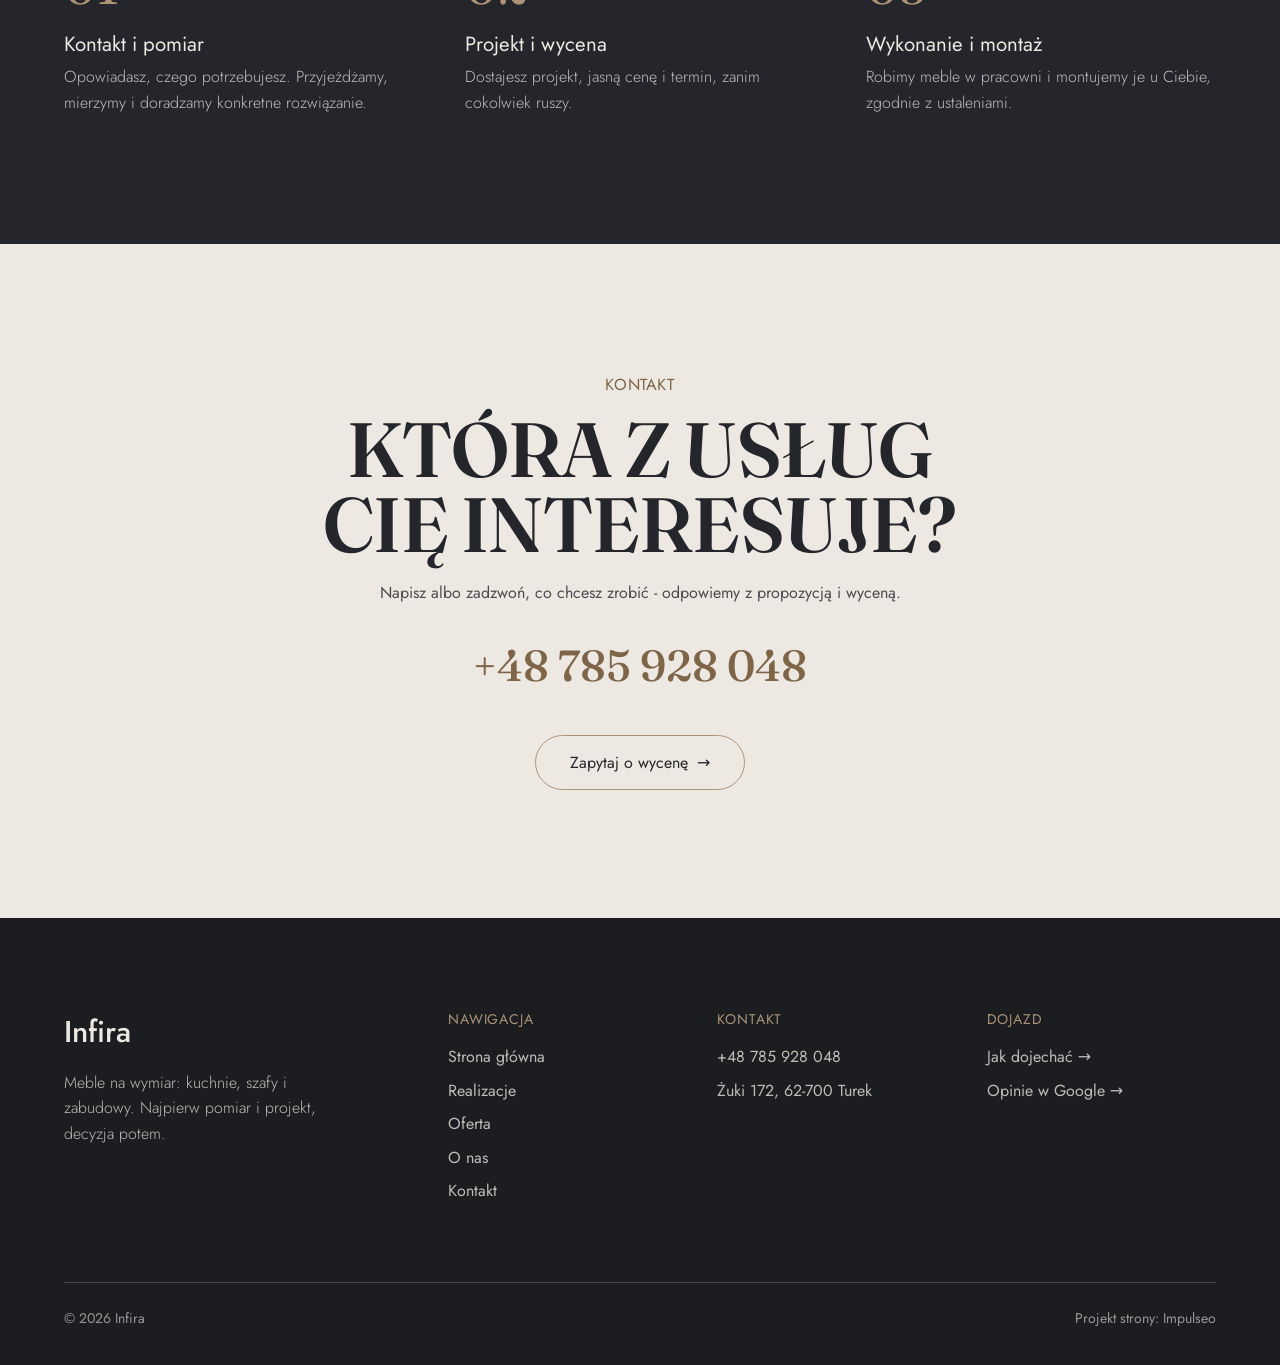
<file: oferta.html>
<!DOCTYPE html>
<html lang="pl">
<head>
<meta charset="UTF-8">
<meta name="viewport" content="width=device-width, initial-scale=1.0">
<title>Oferta - Infira meble na wymiar</title>
<meta name="description" content="Meble na wymiar w Turku: kuchnie, szafy i zabudowy pod Twoje wnętrze. Od pomiaru po montaż, Żuki koło Turku. Zadzwoń: +48 785 928 048.">
<link rel="canonical" href="https://impulseo-pl.github.io/infira/oferta.html">
<meta name="robots" content="noindex, nofollow">
<meta name="theme-color" content="#EDE9E2">
<meta property="og:type" content="website">
<meta property="og:locale" content="pl_PL">
<meta property="og:site_name" content="Infira">
<meta property="og:title" content="Oferta - Infira meble na wymiar">
<meta property="og:description" content="Meble na wymiar w Turku: kuchnie, szafy i zabudowy pod Twoje wnętrze. Od pomiaru po montaż, Żuki koło Turku. Zadzwoń: +48 785 928 048.">
<meta property="og:url" content="https://impulseo-pl.github.io/infira/oferta.html">
<meta property="og:image" content="https://impulseo-pl.github.io/infira/img/og.jpg">
<meta property="og:image:width" content="1200">
<meta property="og:image:height" content="630">
<meta name="twitter:card" content="summary_large_image">
<script type="application/ld+json">{"@context": "https://schema.org", "@type": "HomeAndConstructionBusiness", "name": "Infira", "url": "https://impulseo-pl.github.io/infira/", "telephone": "+48785928048", "image": "https://impulseo-pl.github.io/infira/img/og.jpg", "address": {"@type": "PostalAddress", "streetAddress": "Żuki 172", "postalCode": "62-700", "addressLocality": "Turek", "addressCountry": "PL"}, "areaServed": "Turek"}</script>
<link rel="preconnect" href="https://fonts.googleapis.com">
<link rel="preconnect" href="https://fonts.gstatic.com" crossorigin>
<link href="https://fonts.googleapis.com/css2?family=Fraunces:opsz,wght@9..144,400;9..144,500;9..144,600&family=Jost:wght@300;400;500&display=swap" rel="stylesheet">
<link rel="stylesheet" href="assets/styles.css?v=kw1">
</head>
<body>

<header class="nav">
  <div class="nav-inner">
    <a class="brand" href="index.html"><span><span class="name">Infira</span><span class="sub">Meble na wymiar</span></span></a>
    <button class="menu-pill" aria-label="Menu" aria-expanded="false" aria-controls="menu"><span></span><span></span></button>
    <a class="nav-phone" href="tel:+48785928048" aria-label="Zadzwoń: +48 785 928 048"><span class="num">+48 785 928 048</span> <span class="arr">→</span><svg class="ph-ico" width="18" height="18" viewBox="0 0 24 24" aria-hidden="true"><path d="M6.6 10.8a15.5 15.5 0 0 0 6.6 6.6l2.2-2.2a1 1 0 0 1 1-.24 11.4 11.4 0 0 0 3.6.58 1 1 0 0 1 1 1V20a1 1 0 0 1-1 1A17 17 0 0 1 3 4a1 1 0 0 1 1-1h3.5a1 1 0 0 1 1 1c0 1.25.2 2.46.58 3.6a1 1 0 0 1-.25 1l-2.23 2.2Z" fill="currentColor"/></svg></a>
  </div>
</header>
<div class="menu" id="menu">
  <div class="menu-inner">
    <nav class="menu-links"><a href="index.html">Strona główna</a><a href="realizacje.html">Realizacje</a><a href="oferta.html" aria-current="page">Oferta</a><a href="o-nas.html">O nas</a><a href="kontakt.html">Kontakt</a></nav>
    <div class="menu-side">
      <div><h4>Telefon</h4><a href="tel:+48785928048">+48 785 928 048</a></div>
      <div><h4>Pracownia</h4><span>Żuki 172, 62-700 Turek</span></div>
      <div><a class="btn light" href="kontakt.html">Zapytaj o wycenę <span class="arr">→</span></a></div>
    </div>
  </div>
</div>
<main>
<section class="pagehead">
  <div class="hero-copy">
    <span class="eyebrow">Oferta</span>
    <h1>Kuchnie, szafy i zabudowy</h1>
    <p class="lead">Robimy meble do każdego pomieszczenia, w którym gotowe wymiary zawodzą.</p>
  </div>
  <div class="shard"><svg viewBox="0 0 720 900" preserveAspectRatio="xMidYMid slice" role="img" aria-label="Infira - Kuchnie, szafy i zabudowy"><clipPath id="cl-ph"><polygon points="0,450 300,0 410,0 110,450 410,900 300,900"/><polygon points="160,450 460,0 610,0 310,450 610,900 460,900"/><polygon points="360,450 660,0 900,0 900,900 660,900"/></clipPath><image href="img/g2.jpg" x="0" y="0" width="720" height="900" preserveAspectRatio="xMidYMid slice" clip-path="url(#cl-ph)"/></svg></div>
</section>

<section class="sec">
  <div class="wrap"><div class="svc-rows"><div class="svc-row rv"><div class="svc-art"><img src="img/g12.jpg" alt="Kuchnie na wymiar" loading="lazy" decoding="async" width="1600" height="1068"></div><div><span class="num">01</span><h2>Kuchnie na wymiar</h2><p>Kuchnia ma pasować do tego, jak gotujesz. Rozrysowujemy zabudowę pod Twoje sprzęty i nawyki: wysokość blatu pod Twój wzrost, szuflady tam, gdzie sięgasz najczęściej. Szafki prowadzimy do sufitu, żeby nic nie kurzyło się na wierzchu. Projekt oglądasz, zanim zamówimy materiał.</p></div></div><div class="svc-row rev rv"><div class="svc-art"><img src="img/about.jpg" alt="Szafy i garderoby" loading="lazy" decoding="async" width="1600" height="1068"></div><div><span class="num">02</span><h2>Szafy i garderoby</h2><p>Szafa na wymiar bierze przestrzeń od podłogi po sufit, bez martwej szczeliny na kurz. Środek planujemy razem: drążki i szuflady pod to, co naprawdę wieszasz i składasz. Drzwi przesuwne albo otwierane - zależnie od tego, ile miejsca ma pokój.</p></div></div><div class="svc-row rv"><div class="svc-art"><img src="img/g4.jpg" alt="Zabudowy wnęk i skosów" loading="lazy" decoding="async" width="1600" height="1068"></div><div><span class="num">03</span><h2>Zabudowy wnęk i skosów</h2><p>Zabudowę projektujemy od środka: najpierw ustalamy, co ma się w niej zmieścić, dopiero potem rysujemy fronty. Dzięki temu odkurzacz ma swoją wysokość, a deska do prasowania swój hak. Gotowa zabudowa wygląda jak fragment ściany.</p></div></div><div class="svc-row rev rv"><div class="svc-art"><img src="img/g14.jpg" alt="Meble pokojowe i łazienkowe" loading="lazy" decoding="async" width="1600" height="1147"></div><div><span class="num">04</span><h2>Meble pokojowe i łazienkowe</h2><p>Szafka RTV pod tę jedną ścianę albo biurko we wnękę - robimy meble do każdego pomieszczenia, w którym gotowe wymiary zawodzą. W łazience dajemy płyty i fronty odporne na parę i wodę, z okuciami, które nie rdzewieją.</p></div></div></div></div>
</section>
<section class="on-dark sec">
  <div class="wrap">
    <span class="eyebrow">Jak pracujemy</span>
    <h2 class="sec-title rv">Od rozmowy do montażu</h2>
    <div class="steps"><div class="step rv"><div class="n">01</div><h3>Kontakt i pomiar</h3><p>Opowiadasz, czego potrzebujesz. Przyjeżdżamy, mierzymy i doradzamy konkretne rozwiązanie.</p></div><div class="step rv"><div class="n">02</div><h3>Projekt i wycena</h3><p>Dostajesz projekt, jasną cenę i termin, zanim cokolwiek ruszy.</p></div><div class="step rv"><div class="n">03</div><h3>Wykonanie i montaż</h3><p>Robimy meble w pracowni i montujemy je u Ciebie, zgodnie z ustaleniami.</p></div></div>
  </div>
</section>
<section class="talk sec">
  <div class="wrap rv">
    <span class="eyebrow">Kontakt</span>
    <h2>Która z usług Cię interesuje?</h2>
    <p class="muted" style="margin-top:18px">Napisz albo zadzwoń, co chcesz zrobić - odpowiemy z propozycją i wyceną.</p>
    <a class="tel" href="tel:+48785928048">+48 785 928 048</a>
    <div class="btn-row" style="justify-content:center"><a class="btn" href="kontakt.html">Zapytaj o wycenę <span class="arr">→</span></a></div>
  </div>
</section>
</main>

<footer>
  <div class="wrap">
    <div class="foot">
      <div>
        <div class="name">Infira</div>
        <p>Meble na wymiar: kuchnie, szafy i zabudowy. Najpierw pomiar i projekt, decyzja potem.</p>
      </div>
      <div><h4>Nawigacja</h4><a href="index.html">Strona główna</a><a href="realizacje.html">Realizacje</a><a href="oferta.html">Oferta</a><a href="o-nas.html">O nas</a><a href="kontakt.html">Kontakt</a></div>
      <div><h4>Kontakt</h4><a href="tel:+48785928048">+48 785 928 048</a><span>Żuki 172, 62-700 Turek</span></div>
      <div><h4>Dojazd</h4><a href="https://maps.google.com/?cid=2498842589369251021" target="_blank" rel="noopener">Jak dojechać →</a><a href="https://maps.google.com/?cid=2498842589369251021" target="_blank" rel="noopener">Opinie w Google →</a></div>
    </div>
    <div class="foot-bot">
      <span>© 2026 Infira</span>
      <span>Projekt strony: <a class="foot-credit" href="https://impulseo.pl" target="_blank" rel="noopener">Impulseo</a></span>
    </div>
  </div>
</footer>
<div class="sticky-reserve"><a class="sr-book" href="kontakt.html">Zapytaj o wycenę</a><a class="sr-call" href="tel:+48785928048" aria-label="Zadzwoń"><svg width="16" height="16" viewBox="0 0 24 24" fill="none" aria-hidden="true"><path d="M6.6 10.8a15.5 15.5 0 0 0 6.6 6.6l2.2-2.2a1 1 0 0 1 1-.24 11.4 11.4 0 0 0 3.6.58 1 1 0 0 1 1 1V20a1 1 0 0 1-1 1A17 17 0 0 1 3 4a1 1 0 0 1 1-1h3.5a1 1 0 0 1 1 1c0 1.25.2 2.46.58 3.6a1 1 0 0 1-.25 1l-2.23 2.2Z" fill="currentColor"/></svg></a></div>
<div class="demo-wazne" data-do="2026-11-03" data-cykl="3" hidden><svg class="dw-ico" width="13" height="13" viewBox="0 0 24 24" fill="none" aria-hidden="true"><circle cx="12" cy="12" r="8.6" stroke="currentColor" stroke-width="1.8"/><path d="M12 7.2V12l3.3 2" stroke="currentColor" stroke-width="1.8" stroke-linecap="round"/></svg><span class="dw-txt"></span></div>

<script src="assets/app.js?v=kw1"></script>
</body>
</html>
</file>
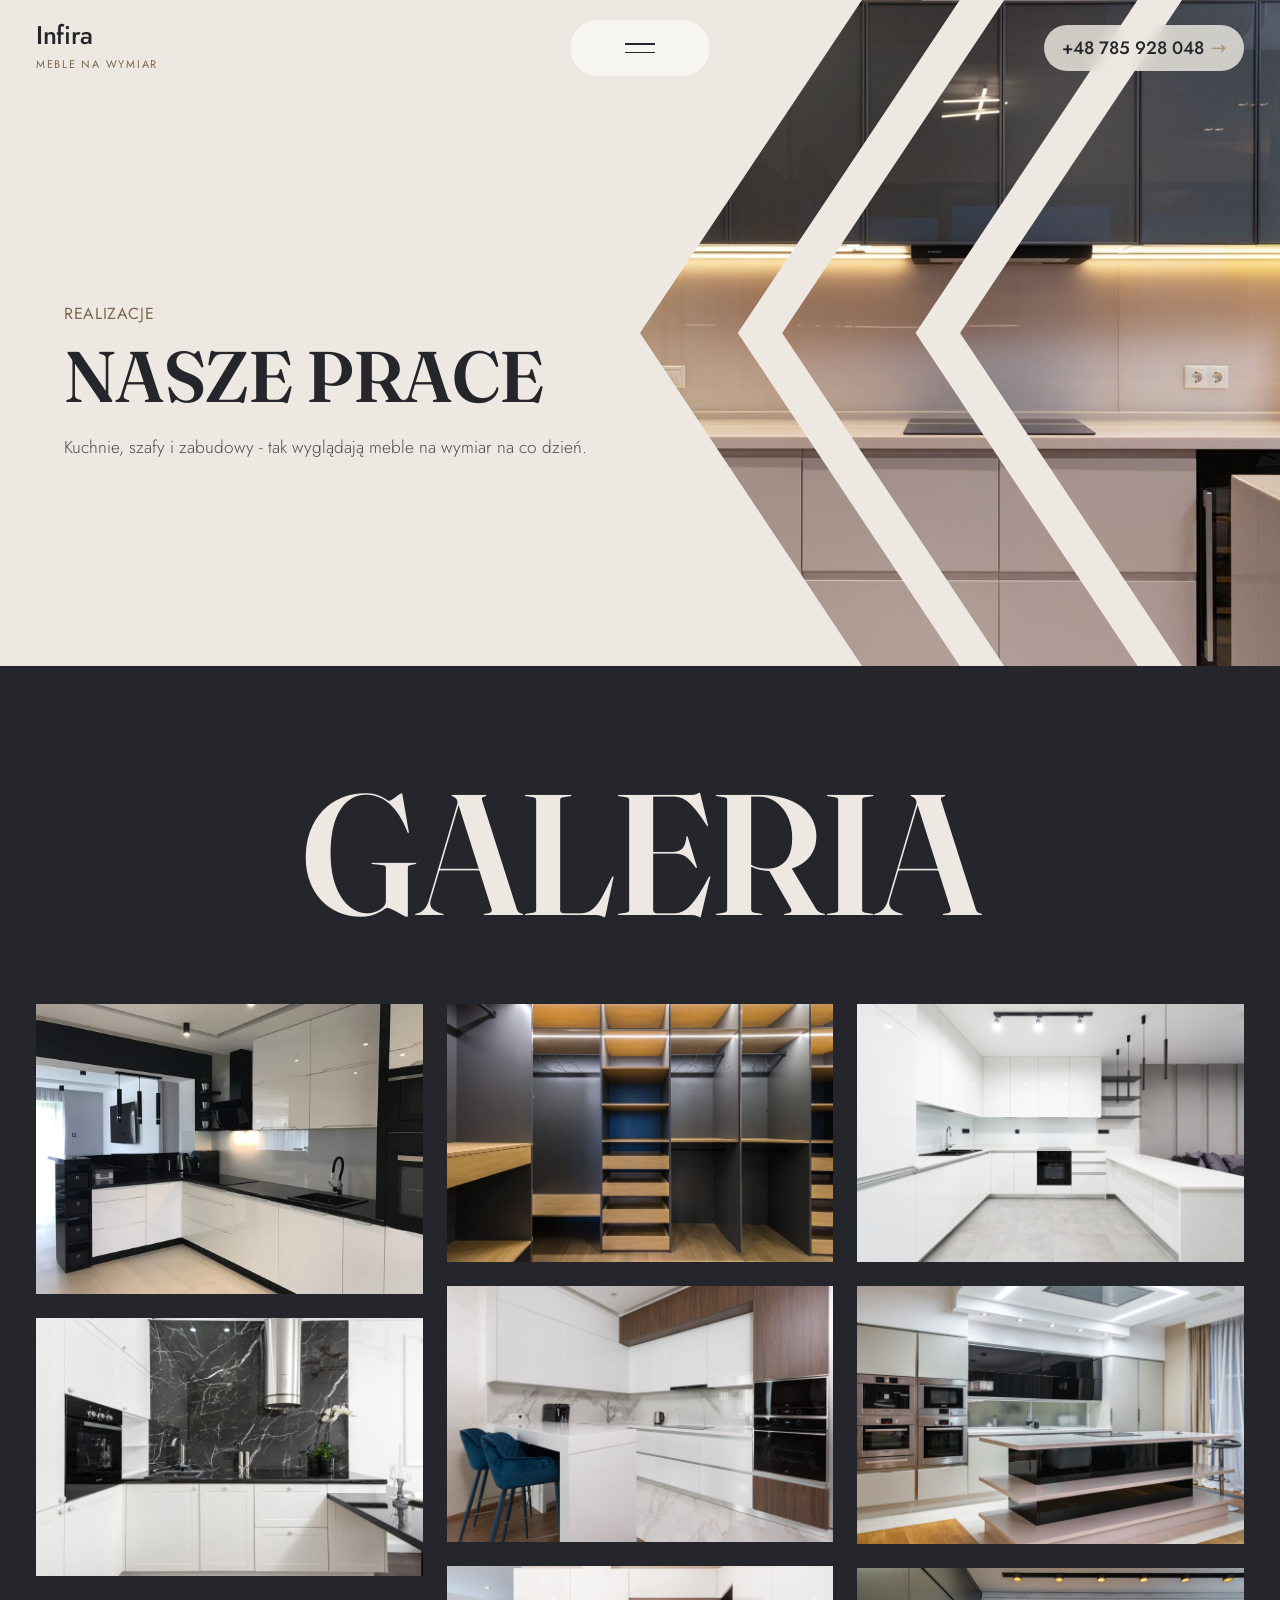
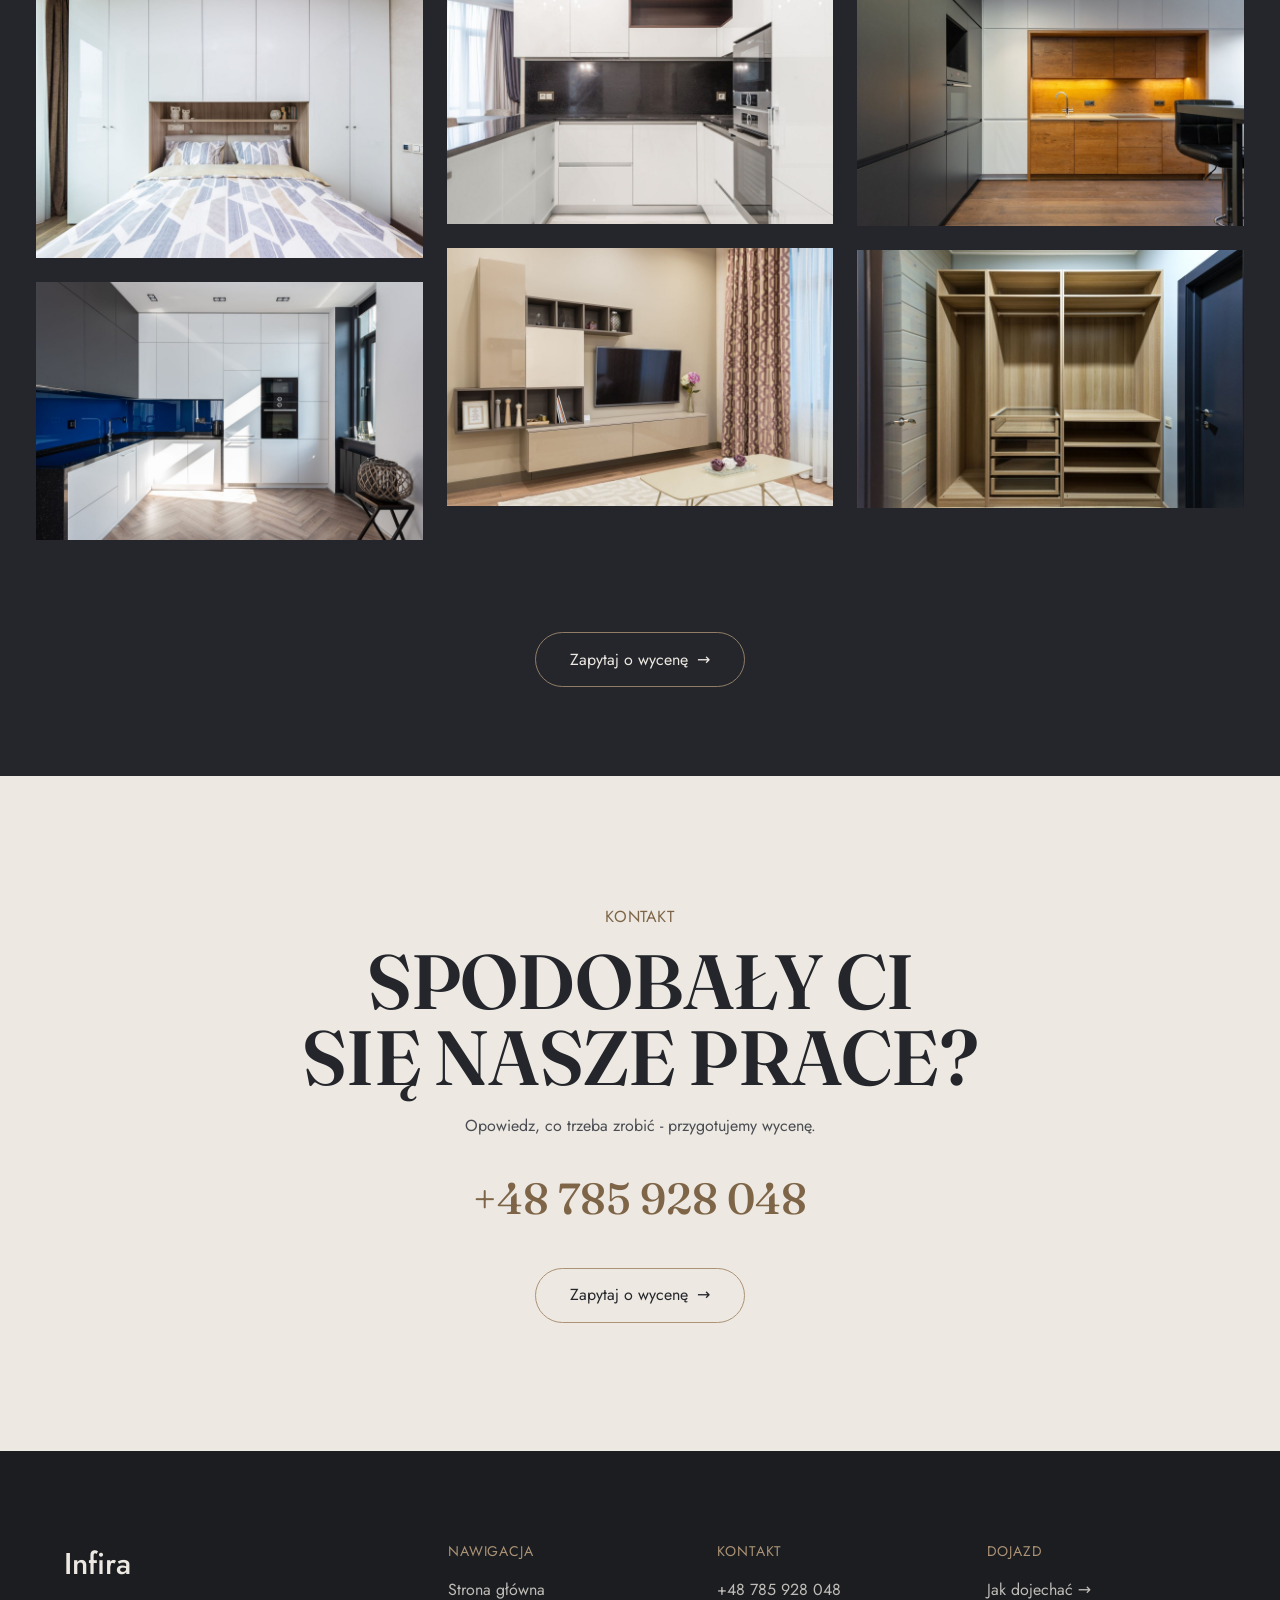
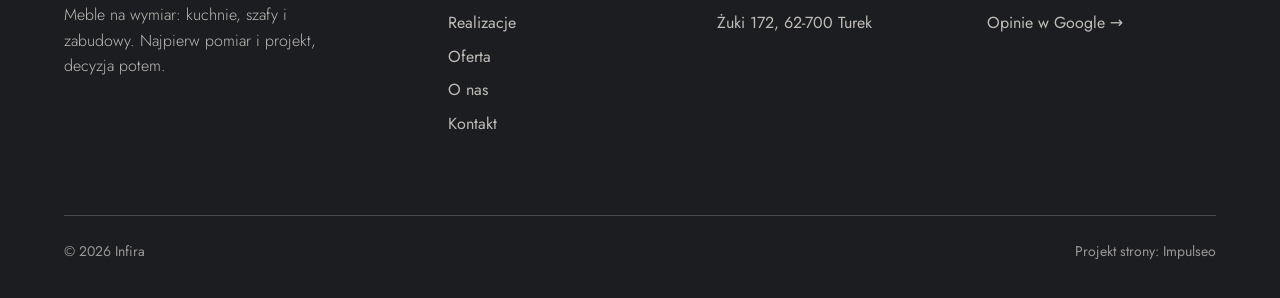
<file: realizacje.html>
<!DOCTYPE html>
<html lang="pl">
<head>
<meta charset="UTF-8">
<meta name="viewport" content="width=device-width, initial-scale=1.0">
<title>Realizacje - Infira meble na wymiar</title>
<meta name="description" content="Meble na wymiar w Turku: kuchnie, szafy i zabudowy pod Twoje wnętrze. Od pomiaru po montaż, Żuki koło Turku. Zadzwoń: +48 785 928 048.">
<link rel="canonical" href="https://impulseo-pl.github.io/infira/realizacje.html">
<meta name="robots" content="noindex, nofollow">
<meta name="theme-color" content="#EDE9E2">
<meta property="og:type" content="website">
<meta property="og:locale" content="pl_PL">
<meta property="og:site_name" content="Infira">
<meta property="og:title" content="Realizacje - Infira meble na wymiar">
<meta property="og:description" content="Meble na wymiar w Turku: kuchnie, szafy i zabudowy pod Twoje wnętrze. Od pomiaru po montaż, Żuki koło Turku. Zadzwoń: +48 785 928 048.">
<meta property="og:url" content="https://impulseo-pl.github.io/infira/realizacje.html">
<meta property="og:image" content="https://impulseo-pl.github.io/infira/img/og.jpg">
<meta property="og:image:width" content="1200">
<meta property="og:image:height" content="630">
<meta name="twitter:card" content="summary_large_image">
<script type="application/ld+json">{"@context": "https://schema.org", "@type": "HomeAndConstructionBusiness", "name": "Infira", "url": "https://impulseo-pl.github.io/infira/", "telephone": "+48785928048", "image": "https://impulseo-pl.github.io/infira/img/og.jpg", "address": {"@type": "PostalAddress", "streetAddress": "Żuki 172", "postalCode": "62-700", "addressLocality": "Turek", "addressCountry": "PL"}, "areaServed": "Turek"}</script>
<link rel="preconnect" href="https://fonts.googleapis.com">
<link rel="preconnect" href="https://fonts.gstatic.com" crossorigin>
<link href="https://fonts.googleapis.com/css2?family=Fraunces:opsz,wght@9..144,400;9..144,500;9..144,600&family=Jost:wght@300;400;500&display=swap" rel="stylesheet">
<link rel="stylesheet" href="assets/styles.css?v=kw1">
</head>
<body>

<header class="nav">
  <div class="nav-inner">
    <a class="brand" href="index.html"><span><span class="name">Infira</span><span class="sub">Meble na wymiar</span></span></a>
    <button class="menu-pill" aria-label="Menu" aria-expanded="false" aria-controls="menu"><span></span><span></span></button>
    <a class="nav-phone" href="tel:+48785928048" aria-label="Zadzwoń: +48 785 928 048"><span class="num">+48 785 928 048</span> <span class="arr">→</span><svg class="ph-ico" width="18" height="18" viewBox="0 0 24 24" aria-hidden="true"><path d="M6.6 10.8a15.5 15.5 0 0 0 6.6 6.6l2.2-2.2a1 1 0 0 1 1-.24 11.4 11.4 0 0 0 3.6.58 1 1 0 0 1 1 1V20a1 1 0 0 1-1 1A17 17 0 0 1 3 4a1 1 0 0 1 1-1h3.5a1 1 0 0 1 1 1c0 1.25.2 2.46.58 3.6a1 1 0 0 1-.25 1l-2.23 2.2Z" fill="currentColor"/></svg></a>
  </div>
</header>
<div class="menu" id="menu">
  <div class="menu-inner">
    <nav class="menu-links"><a href="index.html">Strona główna</a><a href="realizacje.html" aria-current="page">Realizacje</a><a href="oferta.html">Oferta</a><a href="o-nas.html">O nas</a><a href="kontakt.html">Kontakt</a></nav>
    <div class="menu-side">
      <div><h4>Telefon</h4><a href="tel:+48785928048">+48 785 928 048</a></div>
      <div><h4>Pracownia</h4><span>Żuki 172, 62-700 Turek</span></div>
      <div><a class="btn light" href="kontakt.html">Zapytaj o wycenę <span class="arr">→</span></a></div>
    </div>
  </div>
</div>
<main>
<section class="pagehead">
  <div class="hero-copy">
    <span class="eyebrow">Realizacje</span>
    <h1>Nasze prace</h1>
    <p class="lead">Kuchnie, szafy i zabudowy - tak wyglądają meble na wymiar na co dzień.</p>
  </div>
  <div class="shard"><svg viewBox="0 0 720 900" preserveAspectRatio="xMidYMid slice" role="img" aria-label="Infira - Nasze prace"><clipPath id="cl-ph"><polygon points="0,450 300,0 410,0 110,450 410,900 300,900"/><polygon points="160,450 460,0 610,0 310,450 610,900 460,900"/><polygon points="360,450 660,0 900,0 900,900 660,900"/></clipPath><image href="img/g11.jpg" x="0" y="0" width="720" height="900" preserveAspectRatio="xMidYMid slice" clip-path="url(#cl-ph)"/></svg></div>
</section>

<section class="on-dark">
  <div class="giant rv" aria-hidden="true">Galeria</div>
  <div class="masonry"><figure class="rv"><img src="img/g1.jpg" alt="Infira - meble na wymiar" loading="lazy" decoding="async" width="1080" height="810"></figure><figure class="rv"><img src="img/g2.jpg" alt="Infira - meble na wymiar" loading="lazy" decoding="async" width="1600" height="1068"></figure><figure class="rv"><img src="img/g4.jpg" alt="Infira - meble na wymiar" loading="lazy" decoding="async" width="1600" height="1068"></figure><figure class="rv"><img src="img/g3.jpg" alt="Infira - meble na wymiar" loading="lazy" decoding="async" width="1600" height="1068"></figure><figure class="rv"><img src="img/g5.jpg" alt="Infira - meble na wymiar" loading="lazy" decoding="async" width="1600" height="1067"></figure><figure class="rv"><img src="img/g6.jpg" alt="Infira - meble na wymiar" loading="lazy" decoding="async" width="1600" height="1060"></figure><figure class="rv"><img src="img/g7.jpg" alt="Infira - meble na wymiar" loading="lazy" decoding="async" width="1600" height="1068"></figure><figure class="rv"><img src="img/g8.jpg" alt="Infira - meble na wymiar" loading="lazy" decoding="async" width="1600" height="1068"></figure><figure class="rv"><img src="img/g9.jpg" alt="Infira - meble na wymiar" loading="lazy" decoding="async" width="1600" height="1068"></figure><figure class="rv"><img src="img/g10.jpg" alt="Infira - meble na wymiar" loading="lazy" decoding="async" width="1600" height="1068"></figure><figure class="rv"><img src="img/g12.jpg" alt="Infira - meble na wymiar" loading="lazy" decoding="async" width="1600" height="1068"></figure><figure class="rv"><img src="img/about.jpg" alt="Infira - meble na wymiar" loading="lazy" decoding="async" width="1600" height="1068"></figure></div>
  <div class="center sec-s"><a class="btn" href="kontakt.html">Zapytaj o wycenę <span class="arr">→</span></a></div>
</section>
<section class="talk sec">
  <div class="wrap rv">
    <span class="eyebrow">Kontakt</span>
    <h2>Spodobały Ci się nasze prace?</h2>
    <p class="muted" style="margin-top:18px">Opowiedz, co trzeba zrobić - przygotujemy wycenę.</p>
    <a class="tel" href="tel:+48785928048">+48 785 928 048</a>
    <div class="btn-row" style="justify-content:center"><a class="btn" href="kontakt.html">Zapytaj o wycenę <span class="arr">→</span></a></div>
  </div>
</section>
</main>

<footer>
  <div class="wrap">
    <div class="foot">
      <div>
        <div class="name">Infira</div>
        <p>Meble na wymiar: kuchnie, szafy i zabudowy. Najpierw pomiar i projekt, decyzja potem.</p>
      </div>
      <div><h4>Nawigacja</h4><a href="index.html">Strona główna</a><a href="realizacje.html">Realizacje</a><a href="oferta.html">Oferta</a><a href="o-nas.html">O nas</a><a href="kontakt.html">Kontakt</a></div>
      <div><h4>Kontakt</h4><a href="tel:+48785928048">+48 785 928 048</a><span>Żuki 172, 62-700 Turek</span></div>
      <div><h4>Dojazd</h4><a href="https://maps.google.com/?cid=2498842589369251021" target="_blank" rel="noopener">Jak dojechać →</a><a href="https://maps.google.com/?cid=2498842589369251021" target="_blank" rel="noopener">Opinie w Google →</a></div>
    </div>
    <div class="foot-bot">
      <span>© 2026 Infira</span>
      <span>Projekt strony: <a class="foot-credit" href="https://impulseo.pl" target="_blank" rel="noopener">Impulseo</a></span>
    </div>
  </div>
</footer>
<div class="sticky-reserve"><a class="sr-book" href="kontakt.html">Zapytaj o wycenę</a><a class="sr-call" href="tel:+48785928048" aria-label="Zadzwoń"><svg width="16" height="16" viewBox="0 0 24 24" fill="none" aria-hidden="true"><path d="M6.6 10.8a15.5 15.5 0 0 0 6.6 6.6l2.2-2.2a1 1 0 0 1 1-.24 11.4 11.4 0 0 0 3.6.58 1 1 0 0 1 1 1V20a1 1 0 0 1-1 1A17 17 0 0 1 3 4a1 1 0 0 1 1-1h3.5a1 1 0 0 1 1 1c0 1.25.2 2.46.58 3.6a1 1 0 0 1-.25 1l-2.23 2.2Z" fill="currentColor"/></svg></a></div>
<div class="demo-wazne" data-do="2026-11-03" data-cykl="3" hidden><svg class="dw-ico" width="13" height="13" viewBox="0 0 24 24" fill="none" aria-hidden="true"><circle cx="12" cy="12" r="8.6" stroke="currentColor" stroke-width="1.8"/><path d="M12 7.2V12l3.3 2" stroke="currentColor" stroke-width="1.8" stroke-linecap="round"/></svg><span class="dw-txt"></span></div>

<script src="assets/app.js?v=kw1"></script>
</body>
</html>
</file>
<file: assets/styles.css>
/* Infira - układ w duchu klindworthroofing.com: kamienne tło, szeryfowe wersaliki,
   przyciski-pigułki, zdjęcia cięte ukośnymi pasami, ciemne sekcje realizacji. */
:root{
  --stone:#EDE9E2;
  --stone-2:#E3DED5;
  --ink:#24262B;
  --ink-2:#1B1D21;
  --ink-soft:#4A4C52;
  --bronze:#AC9376;
  --bronze-d:#7E6548;
  --line:rgba(36,38,43,.18);
  --line-light:rgba(237,233,226,.22);
  --accent:#7E6548;
  --serif:"Fraunces",Georgia,serif;
  --sans:"Jost",system-ui,-apple-system,sans-serif;
  --pad:clamp(20px,5vw,120px);
  --ease:cubic-bezier(.2,.7,.2,1);
  --nav-h:96px;
}
*,*::before,*::after{box-sizing:border-box}
html{scroll-behavior:smooth;-webkit-text-size-adjust:100%}
body{margin:0;background:var(--stone);color:var(--ink);font-family:var(--sans);font-weight:400;
  font-size:clamp(16px,1.05vw,18px);line-height:1.6;-webkit-font-smoothing:antialiased;overflow-x:hidden}
img{display:block;max-width:100%;height:auto}
a{color:inherit;text-decoration:none}
h1,h2,h3{font-family:var(--serif);font-weight:600;line-height:1.02;margin:0;letter-spacing:-.01em;
  font-variation-settings:"SOFT" 0,"WONK" 0;text-wrap:balance}
p{margin:0}
.wrap{padding-inline:var(--pad);max-width:1680px;margin-inline:auto}
.eyebrow{display:block;font-family:var(--sans);font-weight:400;text-transform:uppercase;letter-spacing:.04em;
  font-size:clamp(15px,1.25vw,20px);color:var(--bronze-d);margin-bottom:.9em}
.on-dark .eyebrow,.eyebrow.light{color:var(--bronze)}
.arr{display:inline-block;transition:transform .35s var(--ease);font-weight:300}

/* --- przyciski-pigułki --- */
.btn{display:inline-flex;align-items:center;gap:.6em;border:1px solid var(--bronze);border-radius:999px;
  padding:.85em 2.1em;font-size:clamp(16px,1.15vw,19px);font-weight:400;color:var(--ink);background:transparent;
  transition:background .35s var(--ease),color .35s var(--ease),border-color .35s var(--ease)}
.btn:hover{background:var(--ink);color:var(--stone);border-color:var(--ink)}
.btn:hover .arr{transform:translateX(4px)}
.on-dark .btn,.btn.light{color:var(--stone);border-color:rgba(172,147,118,.8)}
.on-dark .btn:hover,.btn.light:hover{background:var(--stone);color:var(--ink);border-color:var(--stone)}
.btn-row{display:flex;flex-wrap:wrap;gap:14px;margin-top:clamp(24px,2.6vw,40px)}
.center{text-align:center}
.center .btn-row{justify-content:center}

/* --- nagłówek: logo, pigułka menu po środku, telefon po prawej --- */
.nav{position:fixed;inset:0 0 auto 0;z-index:80;height:var(--nav-h);display:flex;align-items:center;
  transition:background .4s var(--ease),height .4s var(--ease),box-shadow .4s var(--ease)}
.nav.is-stuck{background:rgba(237,233,226,.94);backdrop-filter:blur(10px);-webkit-backdrop-filter:blur(10px);
  height:76px;box-shadow:0 1px 0 var(--line)}
.nav-inner{display:grid;grid-template-columns:1fr auto 1fr;align-items:center;width:100%;padding-inline:clamp(18px,2.8vw,40px)}
.brand{display:inline-flex;align-items:center;gap:12px;justify-self:start}
.brand-mark{width:34px;height:40px;flex:none}
.brand .name{font-family:var(--sans);font-weight:500;font-size:clamp(24px,2vw,31px);letter-spacing:-.01em;line-height:1}
.brand .sub{display:block;font-size:11px;letter-spacing:.16em;text-transform:uppercase;color:var(--bronze-d);margin-top:4px}
.menu-pill{justify-self:center;width:140px;height:56px;border-radius:999px;border:0;cursor:pointer;
  background:rgba(255,255,255,.55);backdrop-filter:blur(8px);display:flex;flex-direction:column;align-items:center;
  justify-content:center;gap:7px;transition:background .3s var(--ease)}
.menu-pill:hover{background:#fff}
.menu-pill span{display:block;width:30px;height:1.5px;background:var(--ink);transition:transform .4s var(--ease)}
.menu-open .menu-pill span:first-child{transform:translateY(4.25px) rotate(45deg)}
.menu-open .menu-pill span:last-child{transform:translateY(-4.25px) rotate(-45deg)}
.nav-phone{justify-self:end;font-weight:500;background:rgba(237,233,226,.82);backdrop-filter:blur(8px);padding:.5em 1em;border-radius:999px;font-size:clamp(16px,1.4vw,22px);display:inline-flex;align-items:center;gap:.4em;white-space:nowrap}
.nav-phone .arr{color:var(--bronze)}
.nav-phone:hover .arr{transform:translateX(4px)}

/* --- menu na pełny ekran --- */
.menu{position:fixed;inset:0;z-index:70;background:var(--ink);color:var(--stone);display:flex;align-items:center;
  opacity:0;visibility:hidden;transition:opacity .45s var(--ease),visibility .45s}
.menu-open .menu{opacity:1;visibility:visible}
.menu-open .nav{background:transparent;box-shadow:none;backdrop-filter:none}
.menu-open .nav .name,.menu-open .nav-phone{color:var(--stone)}
.menu-open .nav-phone{background:rgba(255,255,255,.1)}
.menu-open .menu-pill{background:rgba(255,255,255,.12)}
.menu-open .menu-pill span{background:var(--stone)}
.menu-inner{display:grid;grid-template-columns:1.4fr 1fr;gap:6vw;width:100%;padding:120px var(--pad) 60px}
.menu-links a{display:block;font-family:var(--serif);font-weight:600;text-transform:uppercase;
  font-size:clamp(40px,6.4vw,104px);line-height:1.04;color:var(--stone);transition:color .3s,transform .4s var(--ease)}
.menu-links a:hover,.menu-links a[aria-current]{color:var(--bronze)}
.menu-links a:hover{transform:translateX(10px)}
.menu-side{align-self:end;display:grid;gap:26px;font-size:18px;color:rgba(237,233,226,.78)}
.menu-side h4{margin:0 0 6px;font-weight:400;text-transform:uppercase;letter-spacing:.06em;font-size:14px;color:var(--bronze)}
.menu-side a:hover{color:#fff}

/* --- hero: tekst po lewej, zdjęcie cięte w ukośne pasy po prawej --- */
.hero{position:relative;min-height:min(100vh,1000px);min-height:min(100svh,1000px);display:grid;grid-template-columns:1fr 1fr;align-items:center;
  overflow:hidden;padding-top:var(--nav-h)}
.hero-copy{padding-left:var(--pad);padding-right:3vw;position:relative;z-index:2;padding-block:40px}
.hero h1,.pagehead h1{text-transform:uppercase;font-size:clamp(46px,5.6vw,96px);line-height:.98}
.hero .lead,.pagehead .lead{margin-top:clamp(18px,1.8vw,28px);max-width:36em;font-size:clamp(17px,1.35vw,22px);
  font-weight:300;line-height:1.55;color:var(--ink-soft)}
.shard{position:absolute;inset:0 0 0 auto;width:52%;height:100%}
.shard svg{width:100%;height:100%;display:block}
.g-line{display:inline-flex;align-items:center;gap:.55em;margin-top:28px;font-size:15px;color:var(--ink-soft)}
.g-line b{font-weight:600;color:var(--ink)}
.g-line .stars{color:#C89B3C;display:inline-flex;gap:2px}

/* nagłówek podstrony */
.pagehead{position:relative;min-height:clamp(520px,74vh,780px);min-height:clamp(520px,74svh,780px);display:grid;grid-template-columns:1fr 1fr;
  align-items:center;overflow:hidden;padding-top:var(--nav-h)}
.pagehead .shard{width:50%}

/* --- sekcje --- */
section{position:relative}
.sec{padding-block:clamp(80px,10vw,180px)}
.sec-s{padding-block:clamp(60px,7vw,120px)}
.on-dark{background:var(--ink);color:var(--stone)}
.on-dark .muted,.on-dark p{color:rgba(237,233,226,.78)}
.muted{color:var(--ink-soft)}
.stone-2{background:var(--stone-2)}

/* intro z pionową etykietą */
.intro{display:grid;grid-template-columns:minmax(80px,.55fr) 2fr;gap:clamp(30px,5vw,90px);align-items:start;max-width:1440px;margin-inline:auto}
.vlabel{writing-mode:vertical-rl;transform:rotate(180deg);justify-self:end;text-transform:uppercase;
  letter-spacing:.06em;font-size:clamp(15px,1.25vw,20px);color:var(--bronze)}
.intro-txt{font-size:clamp(22px,2.05vw,34px);font-weight:300;line-height:1.38;max-width:30em}
.on-dark .intro-txt{color:var(--stone)}

/* para kart ze zdjęciami (szeroka + wąska, przesunięta) */
.pair{display:grid;grid-template-columns:1.8fr 1fr;gap:clamp(30px,9vw,130px);margin-top:clamp(70px,8vw,130px);align-items:start}
.pair .pc:last-child{margin-top:0}
.pc-img{overflow:hidden}
.pc-img img{width:100%;aspect-ratio:16/11;object-fit:cover;transition:transform 1.2s var(--ease)}
.pair .pc:last-child .pc-img img{aspect-ratio:3/2}
.pc:hover .pc-img img{transform:scale(1.04)}
.pc-t{margin-top:26px;font-size:clamp(18px,1.4vw,22px);display:flex;align-items:center;gap:.45em}
.pc-s{color:rgba(237,233,226,.6);font-size:clamp(16px,1.15vw,19px)}
.pc:hover .arr{transform:translateX(4px)}

/* ogromny napis sekcji */
.giant{font-family:var(--serif);font-weight:600;text-transform:uppercase;text-align:center;line-height:.85;
  font-size:clamp(64px,13.4vw,250px);letter-spacing:-.02em;color:var(--stone);padding-block:clamp(70px,9vw,150px) clamp(50px,6vw,100px);
  white-space:nowrap;overflow:hidden}

/* realizacje: duże kafle pełnej szerokości z nazwą */
.works{display:grid;gap:40px;padding-inline:clamp(16px,2.8vw,40px)}
.work{position:relative;display:block;overflow:hidden;height:clamp(420px,62vw,860px)}
.work img{position:absolute;inset:0;width:100%;height:100%;object-fit:cover;transition:transform 1.6s var(--ease)}
.work::after{content:"";position:absolute;inset:0;background:linear-gradient(180deg,rgba(20,22,25,.55) 0%,rgba(20,22,25,0) 42%,rgba(20,22,25,0) 70%,rgba(20,22,25,.45) 100%)}
.work:hover img{transform:scale(1.035)}
.work h3{position:absolute;z-index:2;left:clamp(24px,5.6vw,80px);top:clamp(28px,5.6vw,80px);color:var(--stone);
  text-transform:uppercase;font-size:clamp(44px,5.4vw,92px)}
.work .wk-more{position:absolute;z-index:2;left:clamp(24px,5.6vw,80px);bottom:clamp(24px,4vw,56px);color:var(--stone);
  font-size:clamp(16px,1.2vw,19px);display:inline-flex;gap:.5em;align-items:center}
.work:hover .arr{transform:translateX(4px)}

/* oferta: przewijany pas kart */
.sv-head{max-width:820px;margin:0 auto clamp(40px,4vw,60px)}
.sv-head h2{font-size:clamp(32px,3.6vw,58px);line-height:1.12;font-weight:500}
.slider{position:relative}
.slides{display:flex;gap:clamp(24px,9vw,130px);overflow-x:auto;scroll-snap-type:x mandatory;scrollbar-width:none;
  padding-left:var(--pad);padding-right:var(--pad);scroll-padding-left:var(--pad)}
.slides::-webkit-scrollbar{display:none}
.slide{flex:0 0 clamp(270px,33.5vw,560px);scroll-snap-align:start}
.slide img{width:100%;aspect-ratio:16/9.3;object-fit:cover}
.slide h3{font-family:var(--sans);font-weight:400;font-size:clamp(18px,1.4vw,22px);margin-top:26px;letter-spacing:0;line-height:1.3}
.slide p{color:var(--ink-soft);margin-top:6px;font-weight:300}
.sl-ctrl{display:flex;align-items:center;gap:26px;padding-inline:var(--pad);margin-top:clamp(36px,4vw,60px)}
.sl-bar{flex:1;height:1px;background:var(--line);position:relative}
.sl-bar i{position:absolute;left:0;top:-.5px;height:2px;background:var(--ink);width:33%;transition:left .3s,width .3s}
.sl-btn{width:64px;height:64px;border-radius:50%;border:1px solid var(--line);background:transparent;cursor:pointer;
  font-size:20px;color:var(--ink);display:flex;align-items:center;justify-content:center;transition:background .3s,color .3s}
.sl-btn:hover{background:var(--ink);color:var(--stone)}

/* opinie na zdjęciu */
.kudos{position:relative;color:#fff;overflow:hidden}
.kudos-bg{position:absolute;inset:0;background-size:cover;background-position:center}
.kudos-bg::after{content:"";position:absolute;inset:0;background:rgba(22,23,26,.62)}
.kudos .wrap{position:relative;z-index:2}
.kd-list{display:grid;grid-template-columns:1fr 1fr;gap:clamp(30px,6vw,110px);max-width:1360px;margin:clamp(40px,4vw,60px) auto 0}
.kd{margin:0}
.kd blockquote{margin:0;font-family:var(--serif);font-weight:400;font-size:clamp(22px,2.1vw,34px);line-height:1.3;color:#fff}
.kd figcaption{margin-top:20px;color:var(--bronze);text-transform:uppercase;letter-spacing:.05em;font-size:15px}
.kd-stars{display:flex;gap:3px;color:#E3B85A;margin-bottom:18px}
.kudos .g-line{color:rgba(255,255,255,.82)}
.kudos .g-line b{color:#fff}

/* okno na nieruchome zdjęcie */
.stopklatka{height:72vh;height:72svh;clip-path:inset(0);position:relative}
.stk-bg{position:fixed;inset:0;background-size:cover;background-position:center}

/* zaproszenie do rozmowy */
.talk{text-align:center}
.talk h2{text-transform:uppercase;font-size:clamp(40px,6vw,104px);line-height:.98}
.talk .tel{display:inline-block;margin-top:clamp(20px,2vw,30px);font-family:var(--serif);font-size:clamp(30px,3.4vw,56px);
  font-weight:500;color:var(--bronze-d);border-bottom:1px solid transparent;transition:border-color .3s}
.talk .tel:hover{border-color:currentColor}

/* stopka */
footer{background:var(--ink-2);color:rgba(237,233,226,.78);padding:clamp(70px,7vw,110px) 0 36px}
.foot{display:grid;grid-template-columns:1.5fr 1fr 1fr 1fr;gap:40px}
.foot .name{font-family:var(--sans);font-weight:500;font-size:30px;color:var(--stone)}
.foot p{max-width:30ch;margin-top:14px;font-weight:300}
.foot h4{margin:0 0 14px;font-weight:400;text-transform:uppercase;letter-spacing:.06em;font-size:14px;color:var(--bronze)}
.foot a,.foot span{display:block;margin-bottom:8px}
.foot a:hover{color:#fff}
.foot-bot{display:flex;justify-content:space-between;flex-wrap:wrap;gap:12px;margin-top:70px;padding-top:24px;
  border-top:1px solid var(--line-light);font-size:14px;color:rgba(237,233,226,.6)}
.foot-bot a:hover{color:#fff}

/* oferta - rzędy usług */
.svc-rows{display:grid;gap:clamp(70px,8vw,140px)}
.svc-row{display:grid;grid-template-columns:1.25fr 1fr;gap:clamp(30px,6vw,110px);align-items:center}
.svc-row.rev .svc-art{order:2}
.svc-art{overflow:hidden}
.svc-art img{width:100%;aspect-ratio:4/3;object-fit:cover}
.svc-row .num{font-family:var(--serif);color:var(--bronze-d);font-size:22px;display:block;margin-bottom:14px}
.svc-row h2{text-transform:uppercase;font-size:clamp(32px,3.4vw,56px);margin-bottom:22px}
.svc-row p{font-weight:300;font-size:clamp(17px,1.25vw,20px);color:var(--ink-soft);max-width:34em}

/* kroki pracy */
.steps{display:grid;grid-template-columns:repeat(3,1fr);gap:clamp(30px,4vw,70px);margin-top:clamp(50px,5vw,80px)}
.step{border-top:1px solid var(--line-light);padding-top:28px}
.step .n{font-family:var(--serif);font-size:clamp(40px,4vw,64px);color:var(--bronze);line-height:1}
.step h3{font-family:var(--sans);font-weight:400;font-size:clamp(20px,1.6vw,26px);margin:22px 0 10px;color:var(--stone);letter-spacing:0}
.step p{font-weight:300}
.sec-title{text-transform:uppercase;font-size:clamp(36px,4.4vw,74px)}

/* galeria realizacji - kolumny, bez ucinania */
.masonry{columns:3 320px;column-gap:24px;padding-inline:clamp(16px,2.8vw,40px)}
.masonry figure{margin:0 0 24px;break-inside:avoid;overflow:hidden}
.masonry img{width:100%;transition:transform 1.2s var(--ease)}
.masonry figure:hover img{transform:scale(1.03)}

/* kontakt */
.contact{display:grid;grid-template-columns:1fr 1fr;gap:clamp(40px,7vw,130px);align-items:start}
.c-row{border-top:1px solid var(--line);padding-block:26px}
.c-row .lbl{text-transform:uppercase;letter-spacing:.06em;font-size:14px;color:var(--bronze-d)}
.c-row .val{display:block;font-family:var(--serif);font-size:clamp(26px,2.4vw,40px);font-weight:500;margin-top:6px;line-height:1.2}
.c-box{background:var(--ink);color:var(--stone);padding:clamp(34px,4vw,64px)}
.c-box h2{text-transform:uppercase;font-size:clamp(32px,3.2vw,52px);margin-bottom:18px}
.c-box p{color:rgba(237,233,226,.78);font-weight:300;margin-bottom:8px}
.map{width:100%;height:clamp(340px,40vw,520px);border:0;display:block;filter:grayscale(.6) contrast(1.05)}

/* pojawianie się (tylko przy działającym JS) */
.js .rv{opacity:0;transform:translateY(34px);transition:opacity 1s var(--ease),transform 1s var(--ease)}
.js .rv.in{opacity:1;transform:none}
@media (prefers-reduced-motion:reduce){.js .rv{opacity:1;transform:none;transition:none}html{scroll-behavior:auto}}

/* licznik ważności dema */
.demo-wazne{position:fixed;top:calc(var(--nav-h) + 6px);right:14px;z-index:95;display:inline-flex;align-items:center;gap:.45em;
  background:rgba(27,29,33,.86);color:#fff;font-size:.72rem;font-weight:500;letter-spacing:.01em;padding:.42em .8em .42em .62em;
  border-radius:999px;backdrop-filter:blur(8px);border:1px solid rgba(255,255,255,.14);pointer-events:none;
  opacity:0;transform:translateY(-10px);transition:opacity .7s var(--ease),transform .7s var(--ease)}
.demo-wazne.is-on{opacity:1;transform:none}
.demo-wazne .dw-ico{flex:none;opacity:.85}
.demo-wazne b{font-weight:600;font-variant-numeric:tabular-nums;color:#E8D3B3}
.demo-wazne .dw-zeg{font-variant-numeric:tabular-nums;opacity:.72;margin-left:.15em}
.demo-wazne.is-pilne{background:rgba(150,32,28,.9)}
.demo-wazne .dw-pilne{color:#FFE0DE}

/* dolny pasek na telefonie */
.sticky-reserve{display:none}

/* --- responsywność --- */
@media (max-width:1100px){
  .foot{grid-template-columns:1fr 1fr}
  .menu-inner{grid-template-columns:1fr;gap:50px}
}
@media (max-width:900px){
  :root{--nav-h:78px}
  .menu-pill{width:96px;height:48px}
  .nav-phone .num{display:none}
  .nav-phone{width:48px;height:48px;border-radius:50%;justify-content:center;border:1px solid var(--line)}
  .nav-phone .arr{display:none}
  .nav-phone .ph-ico{display:block}
  .hero,.pagehead{grid-template-columns:minmax(0,1fr);min-height:0;padding-bottom:0}
  .hero-copy{padding-right:var(--pad);padding-block:30px 40px}
  .shard{position:relative;width:100%;height:clamp(300px,82vw,560px)}
  .pagehead .shard{width:100%;height:clamp(260px,70vw,460px)}
  .intro{grid-template-columns:1fr}
  .vlabel{writing-mode:horizontal-tb;transform:none;justify-self:start}
  .pair{grid-template-columns:1fr;gap:60px}
  .kd-list{grid-template-columns:1fr}
  .svc-row,.contact{grid-template-columns:1fr}
  .svc-row.rev .svc-art{order:0}
  .steps{grid-template-columns:1fr}
  .works{gap:20px}
  .sl-btn{width:52px;height:52px}
  .demo-wazne{top:auto;bottom:74px;right:10px}
  .sticky-reserve{display:flex;position:fixed;left:0;right:0;bottom:0;z-index:90;padding-bottom:env(safe-area-inset-bottom,0px);
    box-shadow:0 -6px 20px -10px rgba(0,0,0,.35);transition:transform .25s ease,opacity .25s ease}
  .sticky-reserve.schowany{transform:translateY(110%);opacity:0;pointer-events:none}
  .sticky-reserve a{padding:16px 8px;text-align:center;font-weight:500;font-size:.98rem}
  .sr-book{flex:1;background:var(--ink);color:var(--stone)}
  .sr-call{width:62px;background:var(--bronze-d);color:#fff;display:flex;align-items:center;justify-content:center}
  body{padding-bottom:calc(58px + env(safe-area-inset-bottom,0px))}
}
.ph-ico{display:none}
.hero>*,.pagehead>*,.contact>*,.svc-row>*,.pair>*,.intro>*{min-width:0}
.nav-inner>*{min-width:0}
@media (max-width:560px){
  .brand .sub{display:none}
  .foot{grid-template-columns:1fr}
  .giant{font-size:clamp(48px,15vw,120px)}
  .btn{padding:.8em 1.7em}
}
</file>
